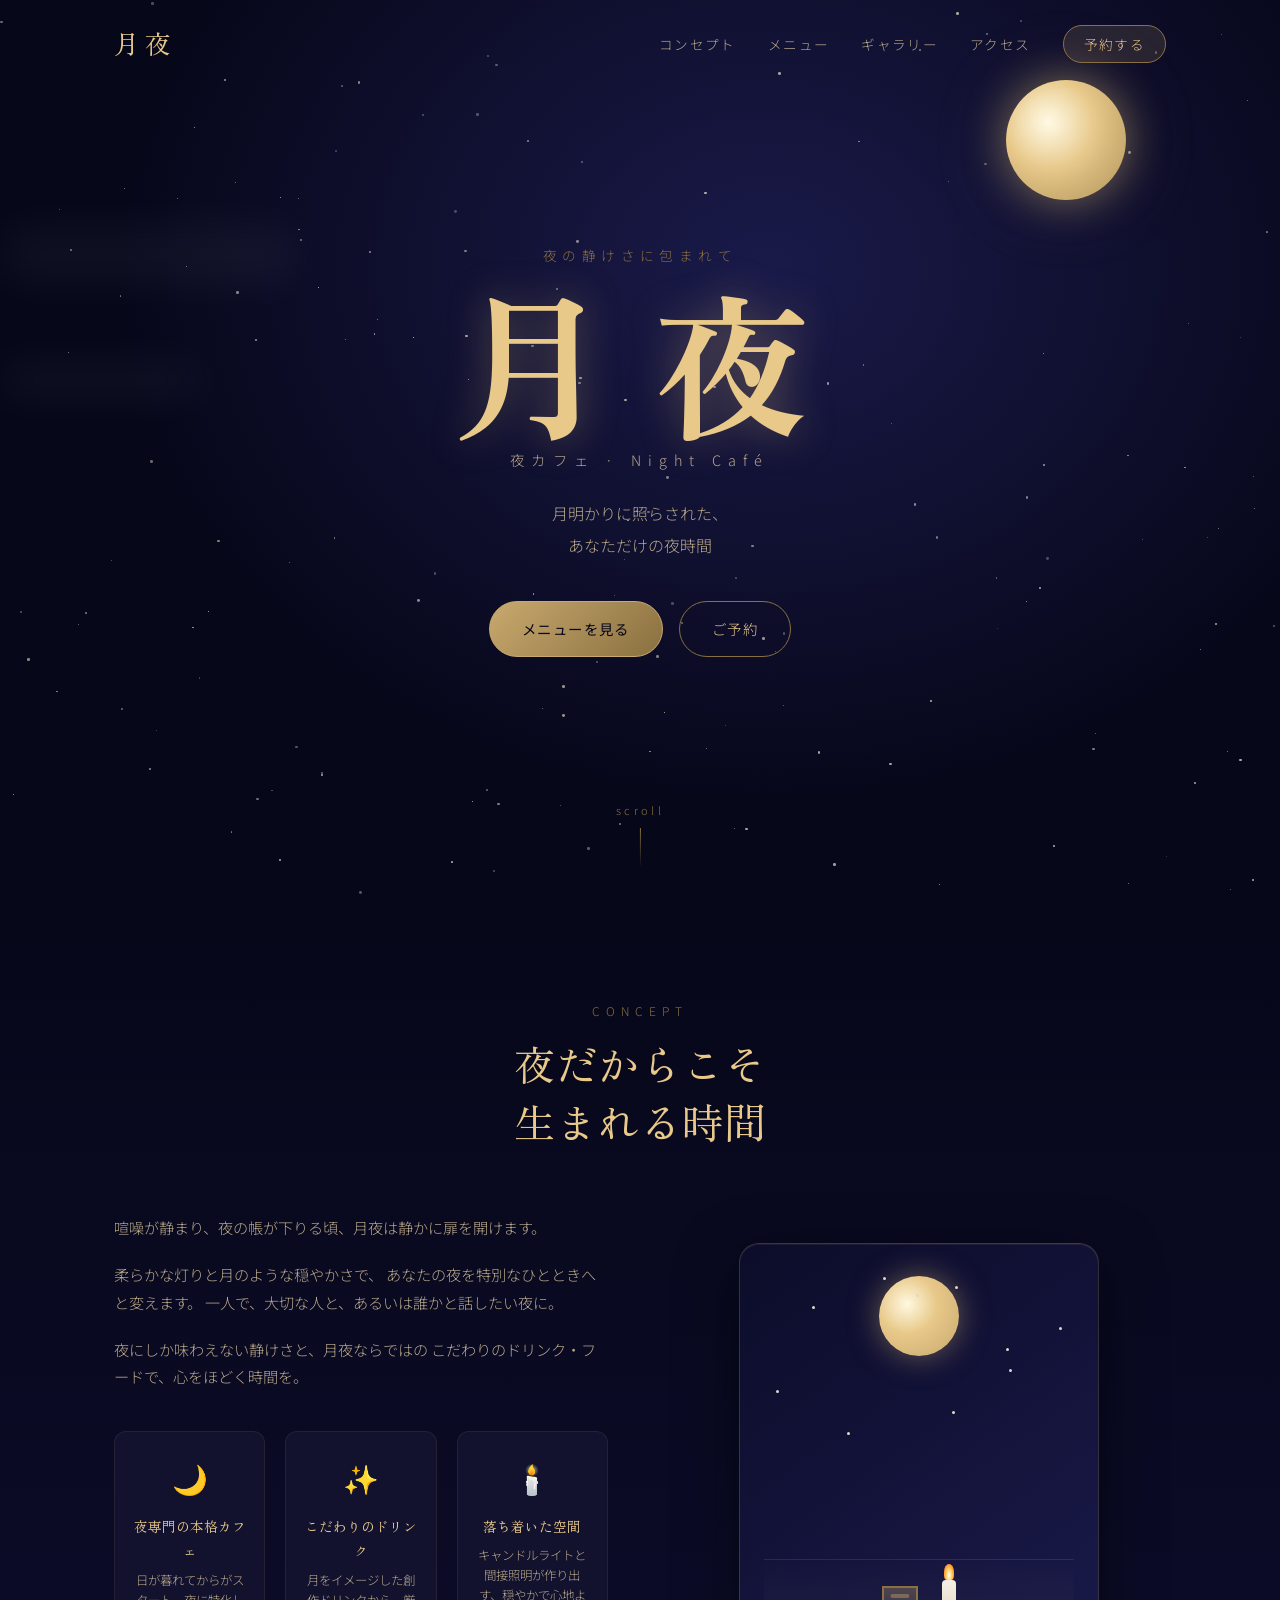
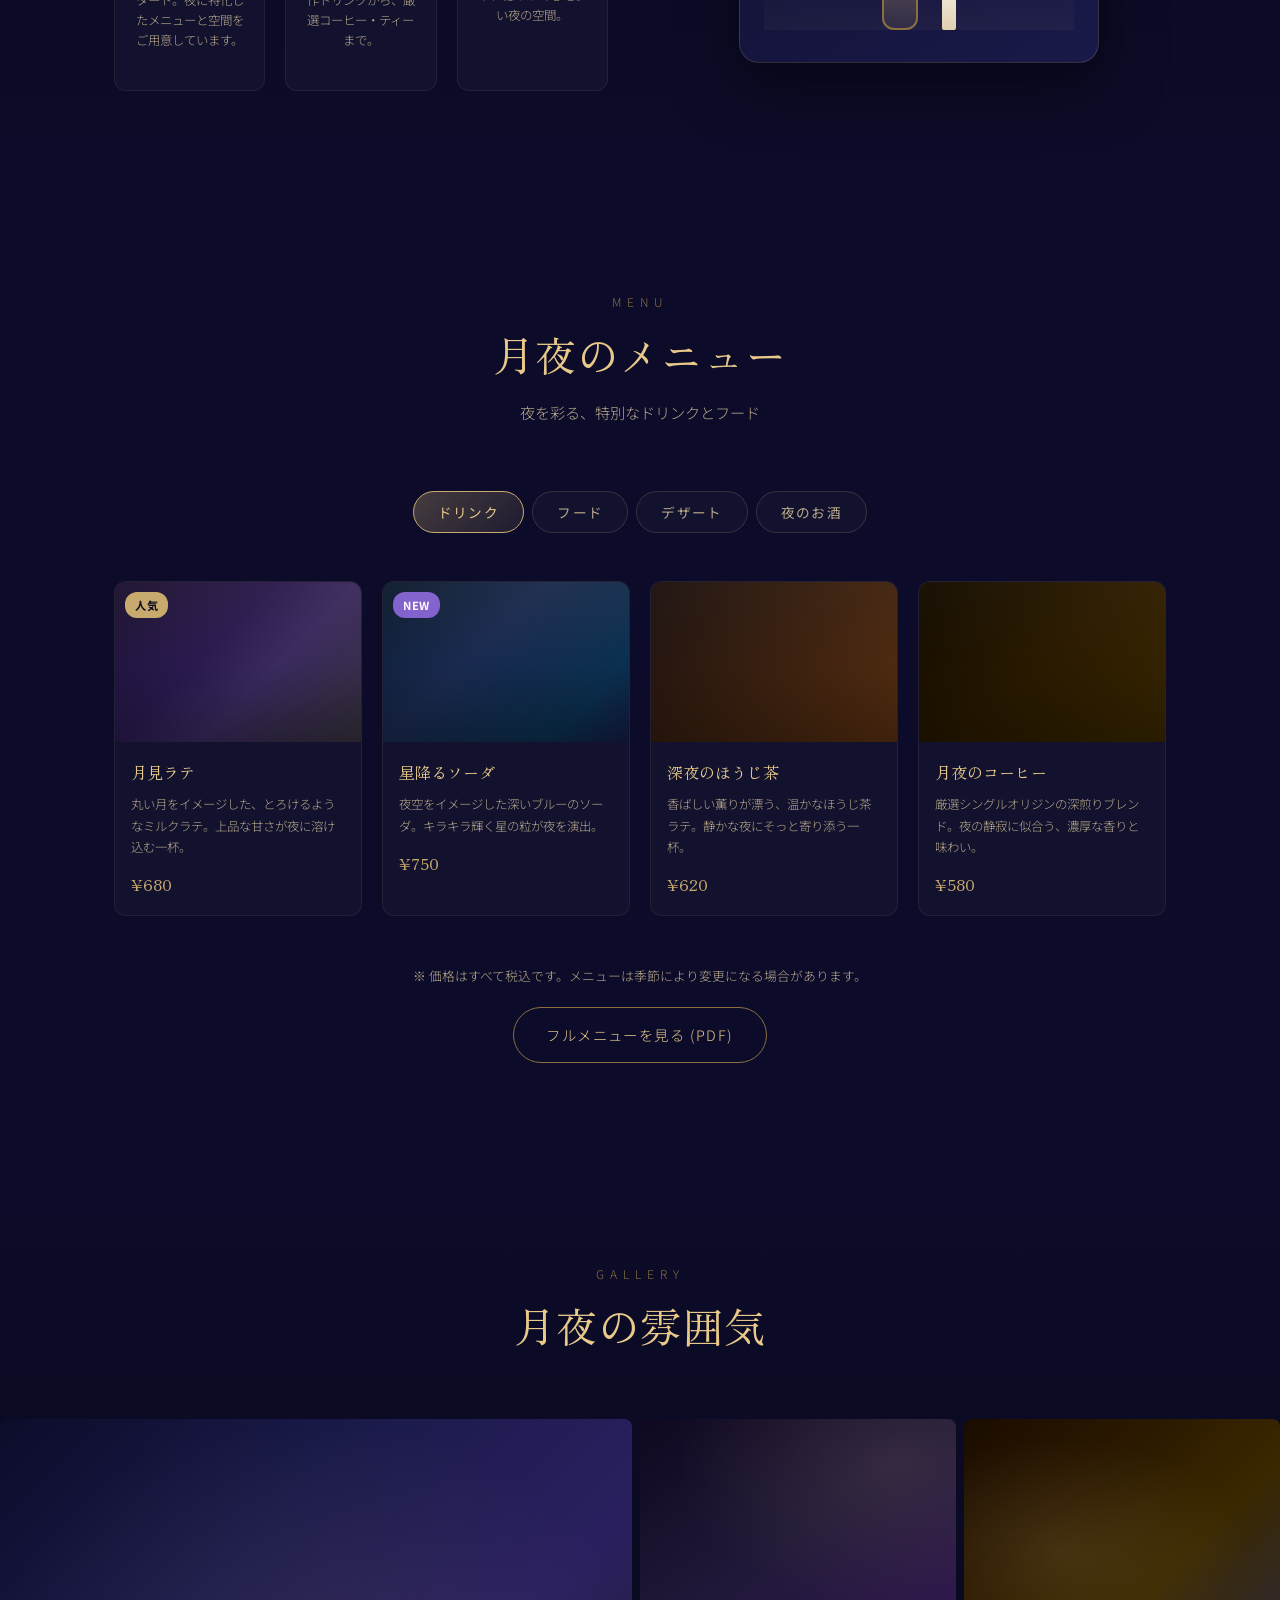
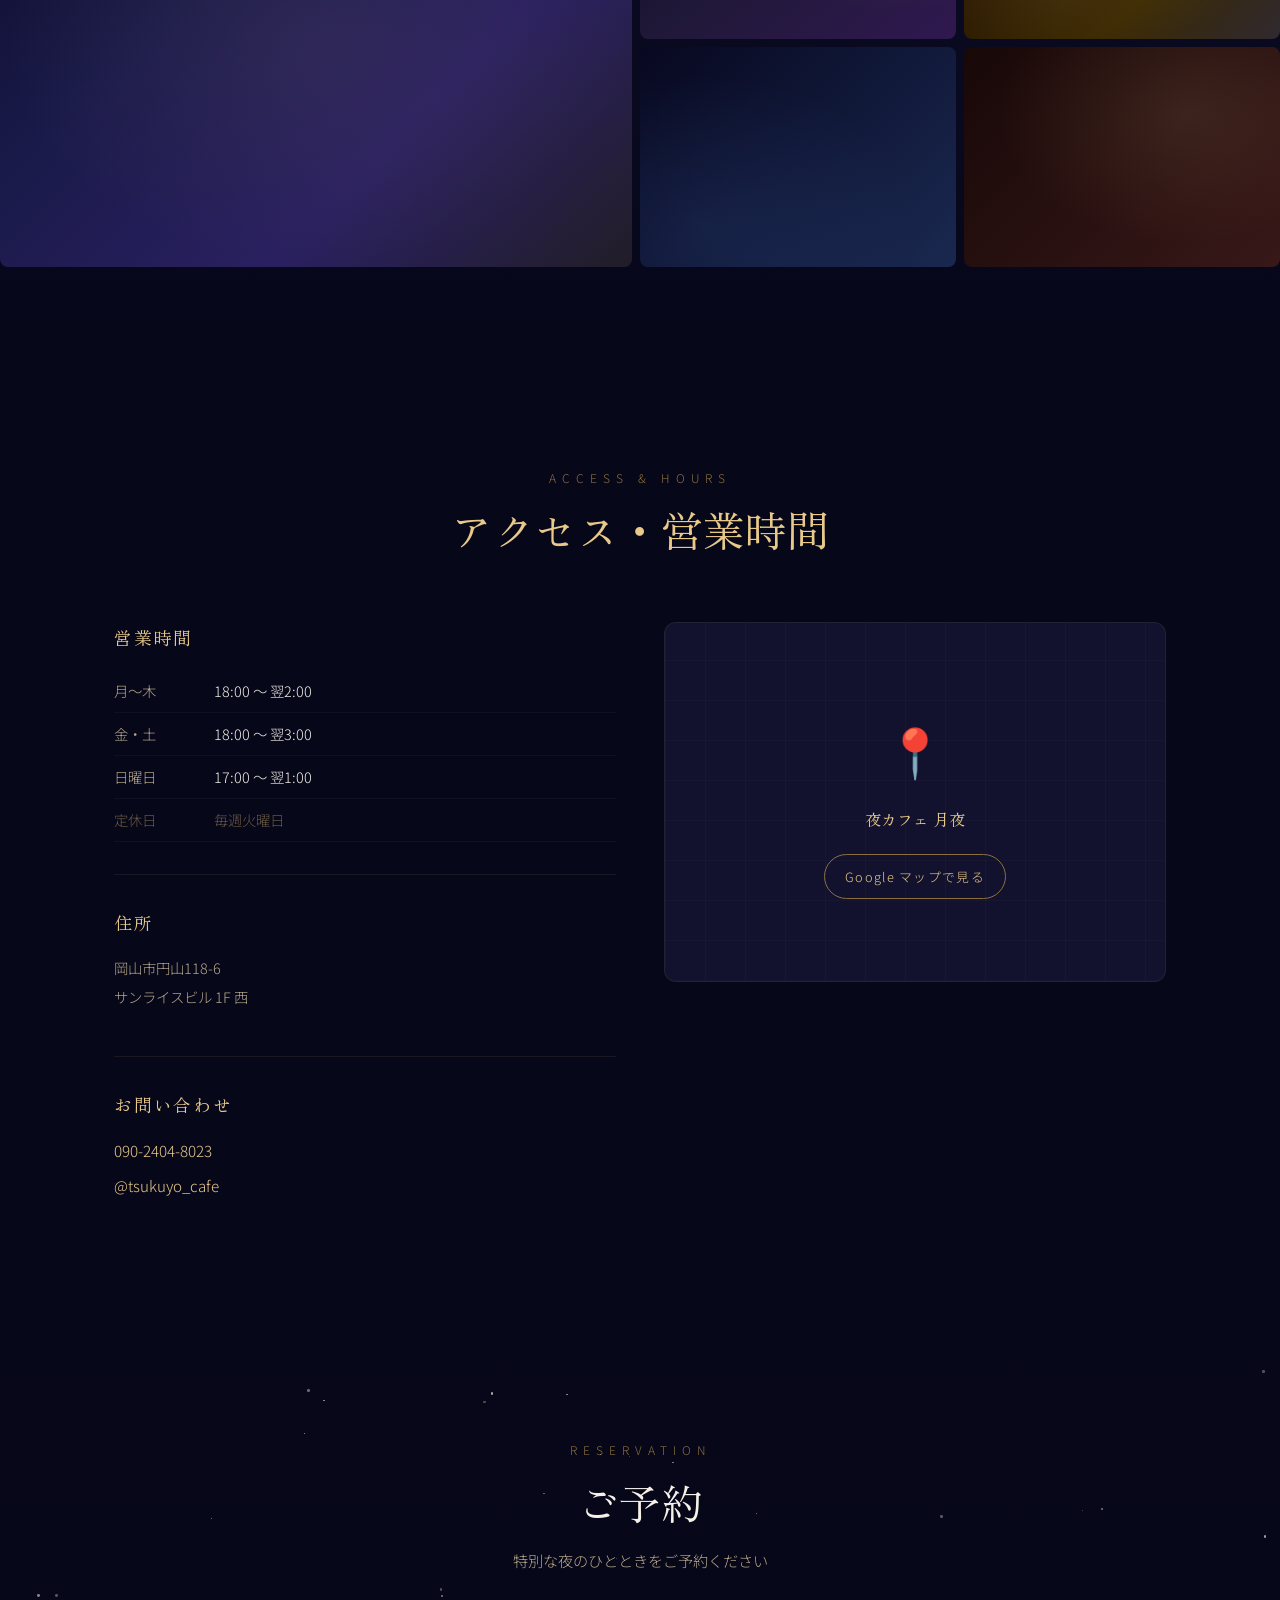
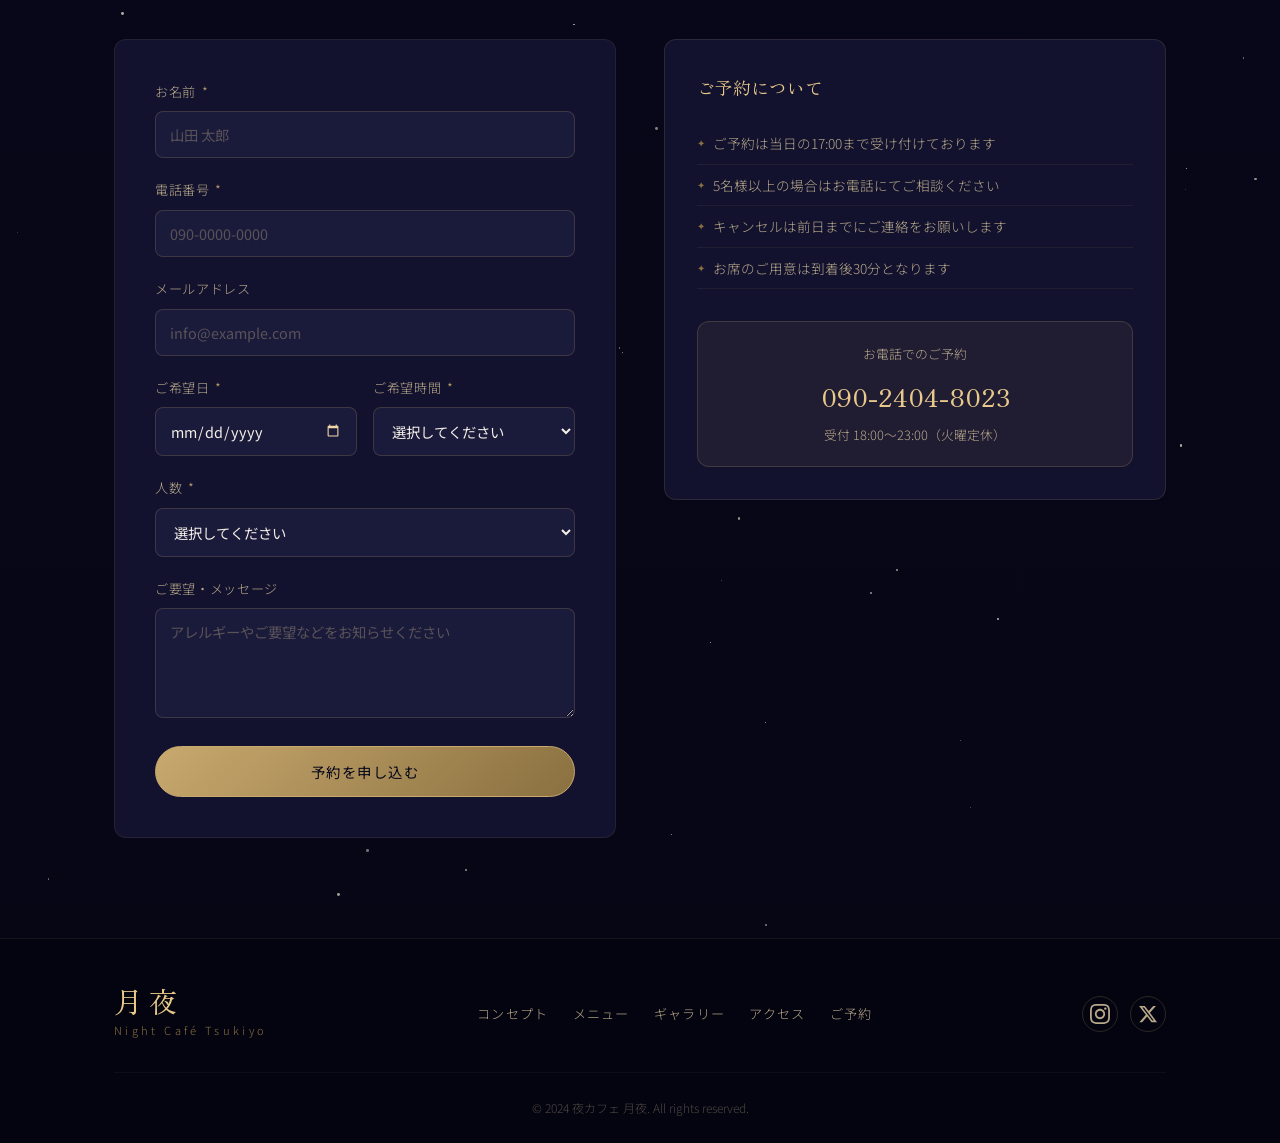
<file: index.html>
<!DOCTYPE html>
<html lang="ja">
<head>
  <meta charset="UTF-8">
  <meta name="viewport" content="width=device-width, initial-scale=1.0">
  <title>夜カフェ 月夜 | 静かな夜に、あなただけの時間を</title>
  <link rel="preconnect" href="https://fonts.googleapis.com">
  <link rel="preconnect" href="https://fonts.gstatic.com" crossorigin>
  <link href="https://fonts.googleapis.com/css2?family=Noto+Serif+JP:wght@300;400;600&family=Noto+Sans+JP:wght@300;400&family=Zen+Old+Mincho:wght@400;700&display=swap" rel="stylesheet">
  <link rel="stylesheet" href="style.css">
</head>
<body>

  <!-- ナビゲーション -->
  <nav class="nav" id="nav">
    <div class="nav-inner">
      <a href="#top" class="nav-logo">月夜</a>
      <ul class="nav-links">
        <li><a href="#concept">コンセプト</a></li>
        <li><a href="menu.html">メニュー</a></li>
        <li><a href="gallery.html">ギャラリー</a></li>
        <li><a href="access.html">アクセス</a></li>
        <li><a href="reserve.html" class="nav-cta">予約する</a></li>
      </ul>
      <button class="nav-hamburger" id="hamburger" aria-label="メニューを開く">
        <span></span><span></span><span></span>
      </button>
    </div>
  </nav>

  <!-- モバイルメニュー -->
  <div class="mobile-menu" id="mobileMenu">
    <ul>
      <li><a href="#concept" class="mobile-link">コンセプト</a></li>
      <li><a href="menu.html" class="mobile-link">メニュー</a></li>
      <li><a href="gallery.html" class="mobile-link">ギャラリー</a></li>
      <li><a href="access.html" class="mobile-link">アクセス</a></li>
      <li><a href="reserve.html" class="mobile-link">予約する</a></li>
    </ul>
  </div>

  <!-- ヒーローセクション -->
  <section class="hero" id="top">
    <div class="stars" id="stars"></div>
    <div class="moon"></div>
    <div class="clouds">
      <div class="cloud cloud-1"></div>
      <div class="cloud cloud-2"></div>
    </div>
    <div class="hero-content">
      <p class="hero-sub fade-in">夜の静けさに包まれて</p>
      <h1 class="hero-title fade-in delay-1">
        <span class="kanji">月</span>
        <span class="kanji">夜</span>
      </h1>
      <p class="hero-tagline fade-in delay-2">夜カフェ · Night Café</p>
      <p class="hero-desc fade-in delay-3">月明かりに照らされた、<br>あなただけの夜時間</p>
      <div class="hero-actions fade-in delay-4">
        <a href="#menu" class="btn btn-primary">メニューを見る</a>
        <a href="#reserve" class="btn btn-outline">ご予約</a>
      </div>
    </div>
    <div class="hero-scroll">
      <span>scroll</span>
      <div class="scroll-line"></div>
    </div>
  </section>

  <!-- コンセプトセクション -->
  <section class="concept section" id="concept">
    <div class="container">
      <div class="section-header">
        <p class="section-label">Concept</p>
        <h2 class="section-title">夜だからこそ<br>生まれる時間</h2>
      </div>
      <div class="concept-grid">
        <div class="concept-text reveal">
          <p>
            喧噪が静まり、夜の帳が下りる頃、月夜は静かに扉を開けます。
          </p>
          <p>
            柔らかな灯りと月のような穏やかさで、
            あなたの夜を特別なひとときへと変えます。
            一人で、大切な人と、あるいは誰かと話したい夜に。
          </p>
          <p>
            夜にしか味わえない静けさと、月夜ならではの
            こだわりのドリンク・フードで、心をほどく時間を。
          </p>
          <div class="concept-features">
            <div class="feature">
              <div class="feature-icon">🌙</div>
              <h3>夜専門の本格カフェ</h3>
              <p>日が暮れてからがスタート。夜に特化したメニューと空間をご用意しています。</p>
            </div>
            <div class="feature">
              <div class="feature-icon">✨</div>
              <h3>こだわりのドリンク</h3>
              <p>月をイメージした創作ドリンクから、厳選コーヒー・ティーまで。</p>
            </div>
            <div class="feature">
              <div class="feature-icon">🕯️</div>
              <h3>落ち着いた空間</h3>
              <p>キャンドルライトと間接照明が作り出す、穏やかで心地よい夜の空間。</p>
            </div>
          </div>
        </div>
        <div class="concept-visual reveal delay-2">
          <div class="visual-card">
            <div class="visual-moon-scene">
              <div class="scene-moon"></div>
              <div class="scene-stars">
                <span></span><span></span><span></span><span></span><span></span>
                <span></span><span></span><span></span><span></span><span></span>
              </div>
              <div class="scene-table">
                <div class="scene-cup"></div>
                <div class="scene-candle"><div class="flame"></div></div>
              </div>
            </div>
          </div>
        </div>
      </div>
    </div>
  </section>

  <!-- メニューセクション -->
  <section class="menu-section section" id="menu">
    <div class="container">
      <div class="section-header">
        <p class="section-label">Menu</p>
        <h2 class="section-title">月夜のメニュー</h2>
        <p class="section-desc">夜を彩る、特別なドリンクとフード</p>
      </div>

      <!-- メニュータブ -->
      <div class="menu-tabs">
        <button class="tab-btn active" data-tab="drinks">ドリンク</button>
        <button class="tab-btn" data-tab="food">フード</button>
        <button class="tab-btn" data-tab="dessert">デザート</button>
        <button class="tab-btn" data-tab="alcohol">夜のお酒</button>
      </div>

      <!-- ドリンクメニュー -->
      <div class="tab-content active" id="tab-drinks">
        <div class="menu-grid">
          <div class="menu-card reveal">
            <div class="menu-card-img drinks-bg-1">
              <div class="menu-badge">人気</div>
            </div>
            <div class="menu-card-body">
              <h3>月見ラテ</h3>
              <p>丸い月をイメージした、とろけるようなミルクラテ。上品な甘さが夜に溶け込む一杯。</p>
              <div class="menu-price">¥680</div>
            </div>
          </div>
          <div class="menu-card reveal delay-1">
            <div class="menu-card-img drinks-bg-2">
              <div class="menu-badge new">NEW</div>
            </div>
            <div class="menu-card-body">
              <h3>星降るソーダ</h3>
              <p>夜空をイメージした深いブルーのソーダ。キラキラ輝く星の粒が夜を演出。</p>
              <div class="menu-price">¥750</div>
            </div>
          </div>
          <div class="menu-card reveal delay-2">
            <div class="menu-card-img drinks-bg-3"></div>
            <div class="menu-card-body">
              <h3>深夜のほうじ茶</h3>
              <p>香ばしい薫りが漂う、温かなほうじ茶ラテ。静かな夜にそっと寄り添う一杯。</p>
              <div class="menu-price">¥620</div>
            </div>
          </div>
          <div class="menu-card reveal delay-3">
            <div class="menu-card-img drinks-bg-4"></div>
            <div class="menu-card-body">
              <h3>月夜のコーヒー</h3>
              <p>厳選シングルオリジンの深煎りブレンド。夜の静寂に似合う、濃厚な香りと味わい。</p>
              <div class="menu-price">¥580</div>
            </div>
          </div>
        </div>
      </div>

      <!-- フードメニュー -->
      <div class="tab-content" id="tab-food">
        <div class="menu-grid">
          <div class="menu-card reveal">
            <div class="menu-card-img food-bg-1">
              <div class="menu-badge">おすすめ</div>
            </div>
            <div class="menu-card-body">
              <h3>月夜のトースト</h3>
              <p>バゲットに自家製クリームをたっぷり。夜のちょっとしたお腹に嬉しい一品。</p>
              <div class="menu-price">¥480</div>
            </div>
          </div>
          <div class="menu-card reveal delay-1">
            <div class="menu-card-img food-bg-2"></div>
            <div class="menu-card-body">
              <h3>夜のサンドイッチ</h3>
              <p>具材たっぷりのクラブサンドイッチ。深夜のお腹を満たすボリューム感。</p>
              <div class="menu-price">¥850</div>
            </div>
          </div>
          <div class="menu-card reveal delay-2">
            <div class="menu-card-img food-bg-3"></div>
            <div class="menu-card-body">
              <h3>スープセット</h3>
              <p>季節の野菜を使ったスープとパンのセット。体の内側から温まる夜のごちそう。</p>
              <div class="menu-price">¥680</div>
            </div>
          </div>
          <div class="menu-card reveal delay-3">
            <div class="menu-card-img food-bg-4"></div>
            <div class="menu-card-body">
              <h3>チーズプレート</h3>
              <p>厳選チーズのアソート。お酒との相性も抜群な、大人の夜のおつまみ。</p>
              <div class="menu-price">¥980</div>
            </div>
          </div>
        </div>
      </div>

      <!-- デザートメニュー -->
      <div class="tab-content" id="tab-dessert">
        <div class="menu-grid">
          <div class="menu-card reveal">
            <div class="menu-card-img dessert-bg-1">
              <div class="menu-badge">人気</div>
            </div>
            <div class="menu-card-body">
              <h3>満月プリン</h3>
              <p>丸くて黄金色の特製プリン。夜カフェ月夜の定番スイーツ。とろけるやさしい甘さ。</p>
              <div class="menu-price">¥580</div>
            </div>
          </div>
          <div class="menu-card reveal delay-1">
            <div class="menu-card-img dessert-bg-2"></div>
            <div class="menu-card-body">
              <h3>黒ごまロールケーキ</h3>
              <p>夜空のような漆黒のロールケーキ。黒ごまの香ばしさとクリームの相性が絶妙。</p>
              <div class="menu-price">¥620</div>
            </div>
          </div>
          <div class="menu-card reveal delay-2">
            <div class="menu-card-img dessert-bg-3"></div>
            <div class="menu-card-body">
              <h3>星のチョコレートムース</h3>
              <p>星型に飾り付けられた濃厚チョコムース。大人の夜にふさわしいリッチな甘さ。</p>
              <div class="menu-price">¥680</div>
            </div>
          </div>
          <div class="menu-card reveal delay-3">
            <div class="menu-card-img dessert-bg-4"></div>
            <div class="menu-card-body">
              <h3>和クリームあんみつ</h3>
              <p>上質な和の素材で作るモダンあんみつ。夜に食べるほど心に沁みる日本の甘味。</p>
              <div class="menu-price">¥720</div>
            </div>
          </div>
        </div>
      </div>

      <!-- お酒メニュー -->
      <div class="tab-content" id="tab-alcohol">
        <div class="menu-grid">
          <div class="menu-card reveal">
            <div class="menu-card-img alc-bg-1">
              <div class="menu-badge">おすすめ</div>
            </div>
            <div class="menu-card-body">
              <h3>月夜カクテル</h3>
              <p>月光をイメージした、淡いブルーの自家製カクテル。甘くほのかに香る夜の一杯。</p>
              <div class="menu-price">¥880</div>
            </div>
          </div>
          <div class="menu-card reveal delay-1">
            <div class="menu-card-img alc-bg-2"></div>
            <div class="menu-card-body">
              <h3>クラフトビール</h3>
              <p>季節ごとに変わる国内クラフトビール。夜の開放感をさらに高めるひと杯。</p>
              <div class="menu-price">¥780</div>
            </div>
          </div>
          <div class="menu-card reveal delay-2">
            <div class="menu-card-img alc-bg-3"></div>
            <div class="menu-card-body">
              <h3>梅酒ソーダ</h3>
              <p>国産梅を使った自家製梅酒をソーダで割った爽やか系。和の夜にぴったり。</p>
              <div class="menu-price">¥680</div>
            </div>
          </div>
          <div class="menu-card reveal delay-3">
            <div class="menu-card-img alc-bg-4"></div>
            <div class="menu-card-body">
              <h3>ホットワイン</h3>
              <p>スパイスを効かせた温かい赤ワイン。肌寒い夜にじんわりと体を温める。</p>
              <div class="menu-price">¥780</div>
            </div>
          </div>
        </div>
      </div>

      <div class="menu-note">
        <p>※ 価格はすべて税込です。メニューは季節により変更になる場合があります。</p>
        <a href="#" class="btn btn-outline">フルメニューを見る (PDF)</a>
      </div>
    </div>
  </section>

  <!-- ギャラリーセクション -->
  <section class="gallery-section section" id="gallery">
    <div class="container">
      <div class="section-header">
        <p class="section-label">Gallery</p>
        <h2 class="section-title">月夜の雰囲気</h2>
      </div>
    </div>
    <div class="gallery-grid">
      <div class="gallery-item large reveal">
        <div class="gallery-card g1">
          <div class="gallery-overlay">
            <p>店内の雰囲気</p>
          </div>
        </div>
      </div>
      <div class="gallery-item reveal delay-1">
        <div class="gallery-card g2">
          <div class="gallery-overlay">
            <p>カウンター席</p>
          </div>
        </div>
      </div>
      <div class="gallery-item reveal delay-2">
        <div class="gallery-card g3">
          <div class="gallery-overlay">
            <p>月見ラテ</p>
          </div>
        </div>
      </div>
      <div class="gallery-item reveal delay-1">
        <div class="gallery-card g4">
          <div class="gallery-overlay">
            <p>テラス席</p>
          </div>
        </div>
      </div>
      <div class="gallery-item reveal delay-2">
        <div class="gallery-card g5">
          <div class="gallery-overlay">
            <p>満月プリン</p>
          </div>
        </div>
      </div>
    </div>
  </section>

  <!-- アクセスセクション -->
  <section class="access-section section" id="access">
    <div class="container">
      <div class="section-header">
        <p class="section-label">Access & Hours</p>
        <h2 class="section-title">アクセス・営業時間</h2>
      </div>
      <div class="access-grid">
        <div class="access-info reveal">
          <div class="info-block">
            <h3>営業時間</h3>
            <table class="hours-table">
              <tr>
                <td>月〜木</td>
                <td>18:00 〜 翌2:00</td>
              </tr>
              <tr>
                <td>金・土</td>
                <td>18:00 〜 翌3:00</td>
              </tr>
              <tr>
                <td>日曜日</td>
                <td>17:00 〜 翌1:00</td>
              </tr>
              <tr class="closed">
                <td>定休日</td>
                <td>毎週火曜日</td>
              </tr>
            </table>
          </div>
          <div class="info-block">
            <h3>住所</h3>
            <p class="address">
              岡山市円山118-6<br>
              サンライスビル 1F 西
            </p>
          </div>
          <div class="info-block">
            <h3>お問い合わせ</h3>
            <p><a href="tel:090-2404-8023" class="contact-link">090-2404-8023</a></p>
            <p><a href="https://www.instagram.com/tsukuyo_cafe/" target="_blank" class="contact-link">@tsukuyo_cafe</a></p>
          </div>
        </div>
        <div class="access-map reveal delay-2">
          <div class="map-placeholder">
            <div class="map-inner">
              <div class="map-pin">📍</div>
              <p>夜カフェ 月夜</p>
              <a href="https://www.google.com/maps/search/岡山市円山118-6+サンライスビル" target="_blank" class="btn btn-outline map-btn">Google マップで見る</a>
            </div>
          </div>
        </div>
      </div>
    </div>
  </section>

  <!-- 予約セクション -->
  <section class="reserve-section section" id="reserve">
    <div class="stars-bg" id="starsReserve"></div>
    <div class="container">
      <div class="section-header">
        <p class="section-label">Reservation</p>
        <h2 class="section-title" style="color:#f5f0e8;">ご予約</h2>
        <p class="section-desc" style="color:#b8a88a;">特別な夜のひとときをご予約ください</p>
      </div>
      <div class="reserve-grid">
        <div class="reserve-form-wrap reveal">
          <form class="reserve-form" id="reserveForm">
            <div class="form-group">
              <label for="name">お名前 <span class="required">*</span></label>
              <input type="text" id="name" name="name" placeholder="山田 太郎" required>
            </div>
            <div class="form-group">
              <label for="phone">電話番号 <span class="required">*</span></label>
              <input type="tel" id="phone" name="phone" placeholder="090-0000-0000" required>
            </div>
            <div class="form-group">
              <label for="email">メールアドレス</label>
              <input type="email" id="email" name="email" placeholder="info@example.com">
            </div>
            <div class="form-row">
              <div class="form-group">
                <label for="date">ご希望日 <span class="required">*</span></label>
                <input type="date" id="date" name="date" required>
              </div>
              <div class="form-group">
                <label for="time">ご希望時間 <span class="required">*</span></label>
                <select id="time" name="time" required>
                  <option value="">選択してください</option>
                  <option>18:00</option>
                  <option>18:30</option>
                  <option>19:00</option>
                  <option>19:30</option>
                  <option>20:00</option>
                  <option>20:30</option>
                  <option>21:00</option>
                  <option>21:30</option>
                  <option>22:00</option>
                  <option>22:30</option>
                  <option>23:00</option>
                </select>
              </div>
            </div>
            <div class="form-group">
              <label for="guests">人数 <span class="required">*</span></label>
              <select id="guests" name="guests" required>
                <option value="">選択してください</option>
                <option>1名</option>
                <option>2名</option>
                <option>3名</option>
                <option>4名</option>
                <option>5名以上</option>
              </select>
            </div>
            <div class="form-group">
              <label for="message">ご要望・メッセージ</label>
              <textarea id="message" name="message" rows="4" placeholder="アレルギーやご要望などをお知らせください"></textarea>
            </div>
            <button type="submit" class="btn btn-primary btn-full">予約を申し込む</button>
          </form>
        </div>
        <div class="reserve-info reveal delay-2">
          <div class="reserve-card">
            <h3>ご予約について</h3>
            <ul>
              <li>ご予約は当日の17:00まで受け付けております</li>
              <li>5名様以上の場合はお電話にてご相談ください</li>
              <li>キャンセルは前日までにご連絡をお願いします</li>
              <li>お席のご用意は到着後30分となります</li>
            </ul>
            <div class="reserve-tel">
              <p>お電話でのご予約</p>
              <a href="tel:090-2404-8023" class="tel-number">090-2404-8023</a>
              <p class="tel-hours">受付 18:00〜23:00（火曜定休）</p>
            </div>
          </div>
        </div>
      </div>
    </div>
  </section>

  <!-- フッター -->
  <footer class="footer">
    <div class="container">
      <div class="footer-inner">
        <div class="footer-logo">
          <span class="footer-logo-text">月夜</span>
          <span class="footer-logo-sub">Night Café Tsukiyo</span>
        </div>
        <nav class="footer-nav">
          <a href="#concept">コンセプト</a>
          <a href="menu.html">メニュー</a>
          <a href="gallery.html">ギャラリー</a>
          <a href="access.html">アクセス</a>
          <a href="reserve.html">ご予約</a>
        </nav>
        <div class="footer-sns">
          <a href="https://www.instagram.com/tsukuyo_cafe/" target="_blank" class="sns-link" aria-label="Instagram">
            <svg viewBox="0 0 24 24" width="20" height="20" fill="currentColor"><path d="M12 2.163c3.204 0 3.584.012 4.85.07 3.252.148 4.771 1.691 4.919 4.919.058 1.265.069 1.645.069 4.849 0 3.205-.012 3.584-.069 4.849-.149 3.225-1.664 4.771-4.919 4.919-1.266.058-1.644.07-4.85.07-3.204 0-3.584-.012-4.849-.07-3.26-.149-4.771-1.699-4.919-4.92-.058-1.265-.07-1.644-.07-4.849 0-3.204.013-3.583.07-4.849.149-3.227 1.664-4.771 4.919-4.919 1.266-.057 1.645-.069 4.849-.069zm0-2.163c-3.259 0-3.667.014-4.947.072-4.358.2-6.78 2.618-6.98 6.98-.059 1.281-.073 1.689-.073 4.948 0 3.259.014 3.668.072 4.948.2 4.358 2.618 6.78 6.98 6.98 1.281.058 1.689.072 4.948.072 3.259 0 3.668-.014 4.948-.072 4.354-.2 6.782-2.618 6.979-6.98.059-1.28.073-1.689.073-4.948 0-3.259-.014-3.667-.072-4.947-.196-4.354-2.617-6.78-6.979-6.98-1.281-.059-1.69-.073-4.949-.073zm0 5.838c-3.403 0-6.162 2.759-6.162 6.162s2.759 6.163 6.162 6.163 6.162-2.759 6.162-6.163c0-3.403-2.759-6.162-6.162-6.162zm0 10.162c-2.209 0-4-1.79-4-4 0-2.209 1.791-4 4-4s4 1.791 4 4c0 2.21-1.791 4-4 4zm6.406-11.845c-.796 0-1.441.645-1.441 1.44s.645 1.44 1.441 1.44c.795 0 1.439-.645 1.439-1.44s-.644-1.44-1.439-1.44z"/></svg>
          </a>
          <a href="#" class="sns-link" aria-label="Twitter/X">
            <svg viewBox="0 0 24 24" width="20" height="20" fill="currentColor"><path d="M18.244 2.25h3.308l-7.227 8.26 8.502 11.24H16.17l-5.214-6.817L4.99 21.75H1.68l7.73-8.835L1.254 2.25H8.08l4.713 6.231zm-1.161 17.52h1.833L7.084 4.126H5.117z"/></svg>
          </a>
        </div>
      </div>
      <div class="footer-bottom">
        <p>© 2024 夜カフェ 月夜. All rights reserved.</p>
      </div>
    </div>
  </footer>

  <!-- 予約完了モーダル -->
  <div class="modal" id="modal">
    <div class="modal-inner">
      <div class="modal-moon">🌙</div>
      <h3>ご予約を受け付けました</h3>
      <p>後ほど確認のご連絡をいたします。<br>月夜でお待ちしております。</p>
      <button class="btn btn-primary" id="modalClose">閉じる</button>
    </div>
  </div>
  <div class="modal-overlay" id="modalOverlay"></div>

  <script src="script.js"></script>
</body>
</html>
</file>
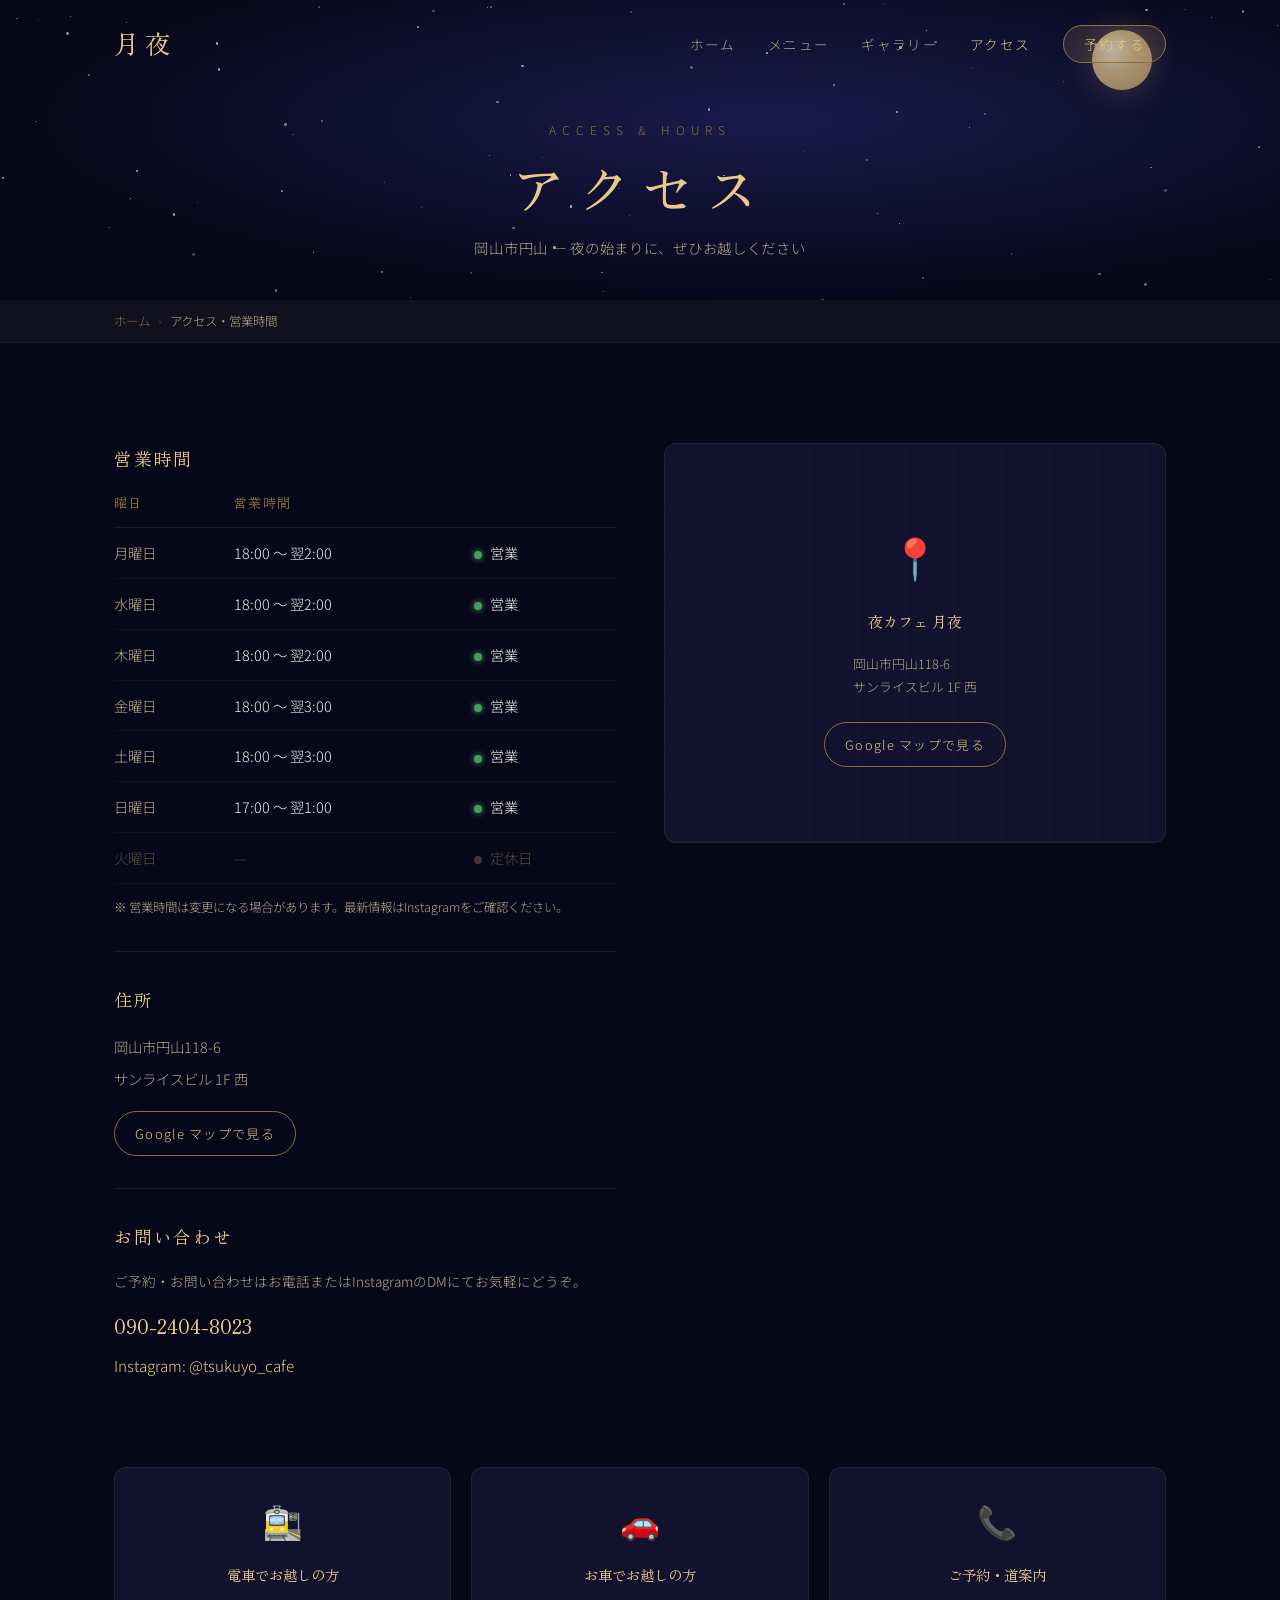
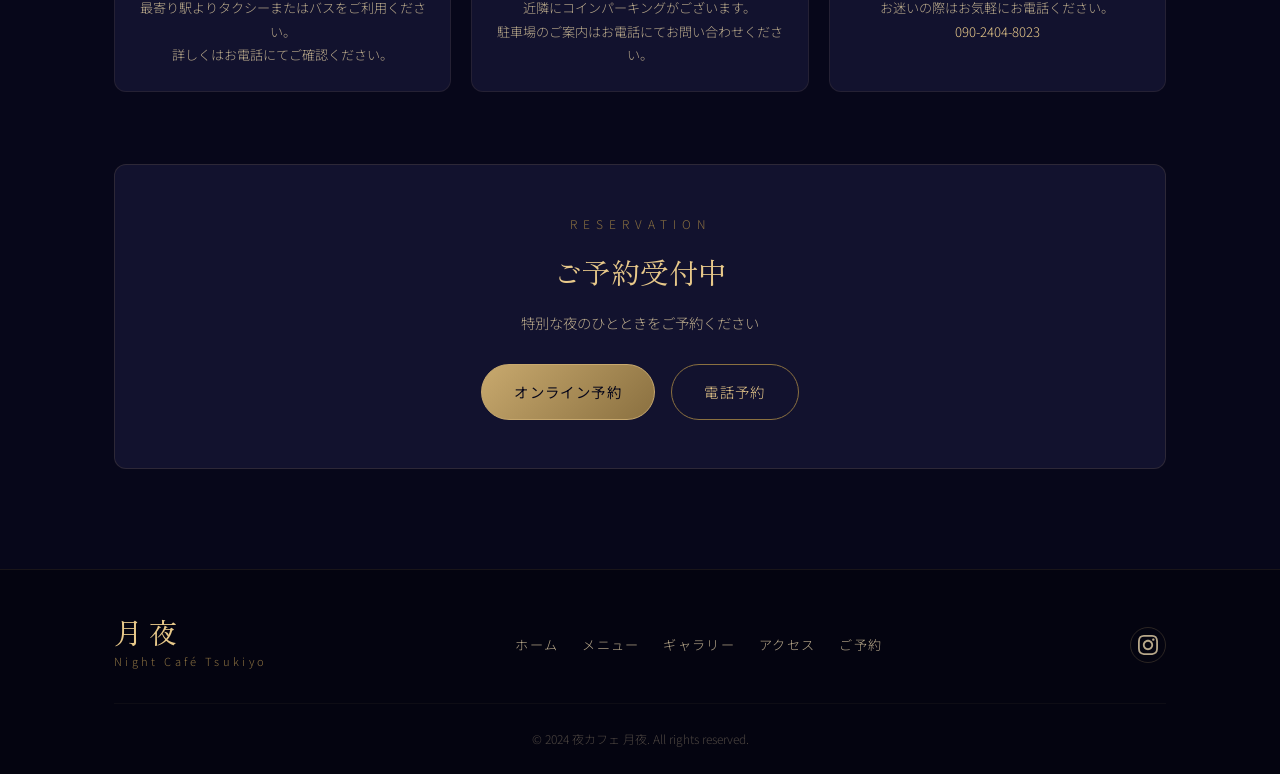
<file: access.html>
<!DOCTYPE html>
<html lang="ja">
<head>
  <meta charset="UTF-8">
  <meta name="viewport" content="width=device-width, initial-scale=1.0">
  <title>アクセス・営業時間 | 夜カフェ 月夜</title>
  <link rel="preconnect" href="https://fonts.googleapis.com">
  <link rel="preconnect" href="https://fonts.gstatic.com" crossorigin>
  <link href="https://fonts.googleapis.com/css2?family=Noto+Serif+JP:wght@300;400;600&family=Noto+Sans+JP:wght@300;400&family=Zen+Old+Mincho:wght@400;700&display=swap" rel="stylesheet">
  <link rel="stylesheet" href="style.css">
</head>
<body>

  <!-- ナビゲーション -->
  <nav class="nav scrolled" id="nav">
    <div class="nav-inner">
      <a href="index.html" class="nav-logo">月夜</a>
      <ul class="nav-links">
        <li><a href="index.html">ホーム</a></li>
        <li><a href="menu.html">メニュー</a></li>
        <li><a href="gallery.html">ギャラリー</a></li>
        <li><a href="access.html" class="nav-active">アクセス</a></li>
        <li><a href="reserve.html" class="nav-cta">予約する</a></li>
      </ul>
      <button class="nav-hamburger" id="hamburger" aria-label="メニューを開く">
        <span></span><span></span><span></span>
      </button>
    </div>
  </nav>

  <!-- モバイルメニュー -->
  <div class="mobile-menu" id="mobileMenu">
    <ul>
      <li><a href="index.html" class="mobile-link">ホーム</a></li>
      <li><a href="menu.html" class="mobile-link">メニュー</a></li>
      <li><a href="gallery.html" class="mobile-link">ギャラリー</a></li>
      <li><a href="access.html" class="mobile-link">アクセス</a></li>
      <li><a href="reserve.html" class="mobile-link">予約する</a></li>
    </ul>
  </div>

  <!-- ページヒーロー -->
  <section class="page-hero">
    <div class="page-hero-stars" id="pageStars"></div>
    <div class="page-hero-moon"></div>
    <div class="page-hero-content">
      <p class="page-hero-label">Access & Hours</p>
      <h1 class="page-hero-title">アクセス</h1>
      <p class="page-hero-desc">岡山市円山 — 夜の始まりに、ぜひお越しください</p>
    </div>
  </section>

  <!-- パンくず -->
  <div class="breadcrumb">
    <div class="breadcrumb-inner">
      <a href="index.html">ホーム</a>
      <span class="breadcrumb-sep">›</span>
      <span>アクセス・営業時間</span>
    </div>
  </div>

  <!-- メインコンテンツ -->
  <main class="access-page section">
    <div class="container">

      <div class="access-grid">

        <!-- 左：情報 -->
        <div class="access-info reveal">

          <!-- 営業時間 -->
          <div class="info-block">
            <h3>営業時間</h3>
            <table class="hours-full-table">
              <thead>
                <tr>
                  <th>曜日</th>
                  <th>営業時間</th>
                  <th></th>
                </tr>
              </thead>
              <tbody>
                <tr>
                  <td>月曜日</td>
                  <td>18:00 〜 翌2:00</td>
                  <td><span class="dot-open"></span>営業</td>
                </tr>
                <tr>
                  <td>水曜日</td>
                  <td>18:00 〜 翌2:00</td>
                  <td><span class="dot-open"></span>営業</td>
                </tr>
                <tr>
                  <td>木曜日</td>
                  <td>18:00 〜 翌2:00</td>
                  <td><span class="dot-open"></span>営業</td>
                </tr>
                <tr>
                  <td>金曜日</td>
                  <td>18:00 〜 翌3:00</td>
                  <td><span class="dot-open"></span>営業</td>
                </tr>
                <tr>
                  <td>土曜日</td>
                  <td>18:00 〜 翌3:00</td>
                  <td><span class="dot-open"></span>営業</td>
                </tr>
                <tr>
                  <td>日曜日</td>
                  <td>17:00 〜 翌1:00</td>
                  <td><span class="dot-open"></span>営業</td>
                </tr>
                <tr class="closed-row">
                  <td>火曜日</td>
                  <td>—</td>
                  <td><span class="dot-closed"></span>定休日</td>
                </tr>
              </tbody>
            </table>
            <p style="font-size:0.78rem; color:var(--cream-dim); margin-top:12px;">
              ※ 営業時間は変更になる場合があります。最新情報はInstagramをご確認ください。
            </p>
          </div>

          <!-- 住所 -->
          <div class="info-block">
            <h3>住所</h3>
            <p class="address" style="line-height:2.2; margin-bottom:16px;">
              岡山市円山118-6<br>
              サンライスビル 1F 西
            </p>
            <a href="https://www.google.com/maps/search/岡山市円山118-6+サンライスビル" target="_blank" class="btn btn-outline" style="font-size:0.82rem; padding:10px 20px;">
              Google マップで見る
            </a>
          </div>

          <!-- お問い合わせ -->
          <div class="info-block">
            <h3>お問い合わせ</h3>
            <p style="color:var(--cream-dim); font-size:0.85rem; margin-bottom:16px;">
              ご予約・お問い合わせはお電話またはInstagramのDMにてお気軽にどうぞ。
            </p>
            <a href="tel:090-2404-8023" class="contact-link" style="font-size:1.2rem; font-family:'Zen Old Mincho',serif; margin-bottom:8px; display:block;">
              090-2404-8023
            </a>
            <a href="https://www.instagram.com/tsukuyo_cafe/" target="_blank" class="contact-link">
              Instagram: @tsukuyo_cafe
            </a>
          </div>

        </div>

        <!-- 右：マップ -->
        <div class="access-map reveal delay-2">
          <div class="map-fallback">
            <div class="map-fallback-pin">📍</div>
            <p>夜カフェ 月夜</p>
            <small>岡山市円山118-6<br>サンライスビル 1F 西</small>
            <a href="https://www.google.com/maps/search/岡山市円山118-6+サンライスビル" target="_blank" class="btn btn-outline map-btn" style="margin-top:8px;">
              Google マップで見る
            </a>
          </div>
        </div>

      </div>

      <!-- アクセス方法カード -->
      <div class="access-cards reveal">
        <div class="access-card">
          <div class="access-card-icon">🚉</div>
          <h4>電車でお越しの方</h4>
          <p>最寄り駅よりタクシーまたはバスをご利用ください。<br>詳しくはお電話にてご確認ください。</p>
        </div>
        <div class="access-card">
          <div class="access-card-icon">🚗</div>
          <h4>お車でお越しの方</h4>
          <p>近隣にコインパーキングがございます。<br>駐車場のご案内はお電話にてお問い合わせください。</p>
        </div>
        <div class="access-card">
          <div class="access-card-icon">📞</div>
          <h4>ご予約・道案内</h4>
          <p>お迷いの際はお気軽にお電話ください。<br>
            <a href="tel:090-2404-8023" style="color:var(--gold-light);">090-2404-8023</a>
          </p>
        </div>
      </div>

      <!-- 予約CTA -->
      <div style="text-align:center; margin-top:72px; padding:48px; background:var(--bg-card); border-radius:var(--radius); border:1px solid rgba(200,169,110,0.15);" class="reveal">
        <p class="section-label">Reservation</p>
        <h2 style="font-family:'Zen Old Mincho',serif; font-size:1.8rem; color:var(--gold-light); font-weight:400; margin-bottom:12px;">
          ご予約受付中
        </h2>
        <p style="color:var(--cream-dim); font-size:0.9rem; margin-bottom:28px;">
          特別な夜のひとときをご予約ください
        </p>
        <div style="display:flex; justify-content:center; gap:16px; flex-wrap:wrap;">
          <a href="reserve.html" class="btn btn-primary">オンライン予約</a>
          <a href="tel:090-2404-8023" class="btn btn-outline">電話予約</a>
        </div>
      </div>

    </div>
  </main>

  <!-- フッター -->
  <footer class="footer">
    <div class="container">
      <div class="footer-inner">
        <div class="footer-logo">
          <span class="footer-logo-text">月夜</span>
          <span class="footer-logo-sub">Night Café Tsukiyo</span>
        </div>
        <nav class="footer-nav">
          <a href="index.html">ホーム</a>
          <a href="menu.html">メニュー</a>
          <a href="gallery.html">ギャラリー</a>
          <a href="access.html">アクセス</a>
          <a href="reserve.html">ご予約</a>
        </nav>
        <div class="footer-sns">
          <a href="https://www.instagram.com/tsukuyo_cafe/" target="_blank" class="sns-link" aria-label="Instagram">
            <svg viewBox="0 0 24 24" width="20" height="20" fill="currentColor"><path d="M12 2.163c3.204 0 3.584.012 4.85.07 3.252.148 4.771 1.691 4.919 4.919.058 1.265.069 1.645.069 4.849 0 3.205-.012 3.584-.069 4.849-.149 3.225-1.664 4.771-4.919 4.919-1.266.058-1.644.07-4.85.07-3.204 0-3.584-.012-4.849-.07-3.26-.149-4.771-1.699-4.919-4.92-.058-1.265-.07-1.644-.07-4.849 0-3.204.013-3.583.07-4.849.149-3.227 1.664-4.771 4.919-4.919 1.266-.057 1.645-.069 4.849-.069zm0-2.163c-3.259 0-3.667.014-4.947.072-4.358.2-6.78 2.618-6.98 6.98-.059 1.281-.073 1.689-.073 4.948 0 3.259.014 3.668.072 4.948.2 4.358 2.618 6.78 6.98 6.98 1.281.058 1.689.072 4.948.072 3.259 0 3.668-.014 4.948-.072 4.354-.2 6.782-2.618 6.979-6.98.059-1.28.073-1.689.073-4.948 0-3.259-.014-3.667-.072-4.947-.196-4.354-2.617-6.78-6.979-6.98-1.281-.059-1.69-.073-4.949-.073zm0 5.838c-3.403 0-6.162 2.759-6.162 6.162s2.759 6.163 6.162 6.163 6.162-2.759 6.162-6.163c0-3.403-2.759-6.162-6.162-6.162zm0 10.162c-2.209 0-4-1.79-4-4 0-2.209 1.791-4 4-4s4 1.791 4 4c0 2.21-1.791 4-4 4zm6.406-11.845c-.796 0-1.441.645-1.441 1.44s.645 1.44 1.441 1.44c.795 0 1.439-.645 1.439-1.44s-.644-1.44-1.439-1.44z"/></svg>
          </a>
        </div>
      </div>
      <div class="footer-bottom">
        <p>© 2024 夜カフェ 月夜. All rights reserved.</p>
      </div>
    </div>
  </footer>

  <script src="script.js"></script>
  <script>
    createStars('pageStars', 80);
  </script>
</body>
</html>
</file>
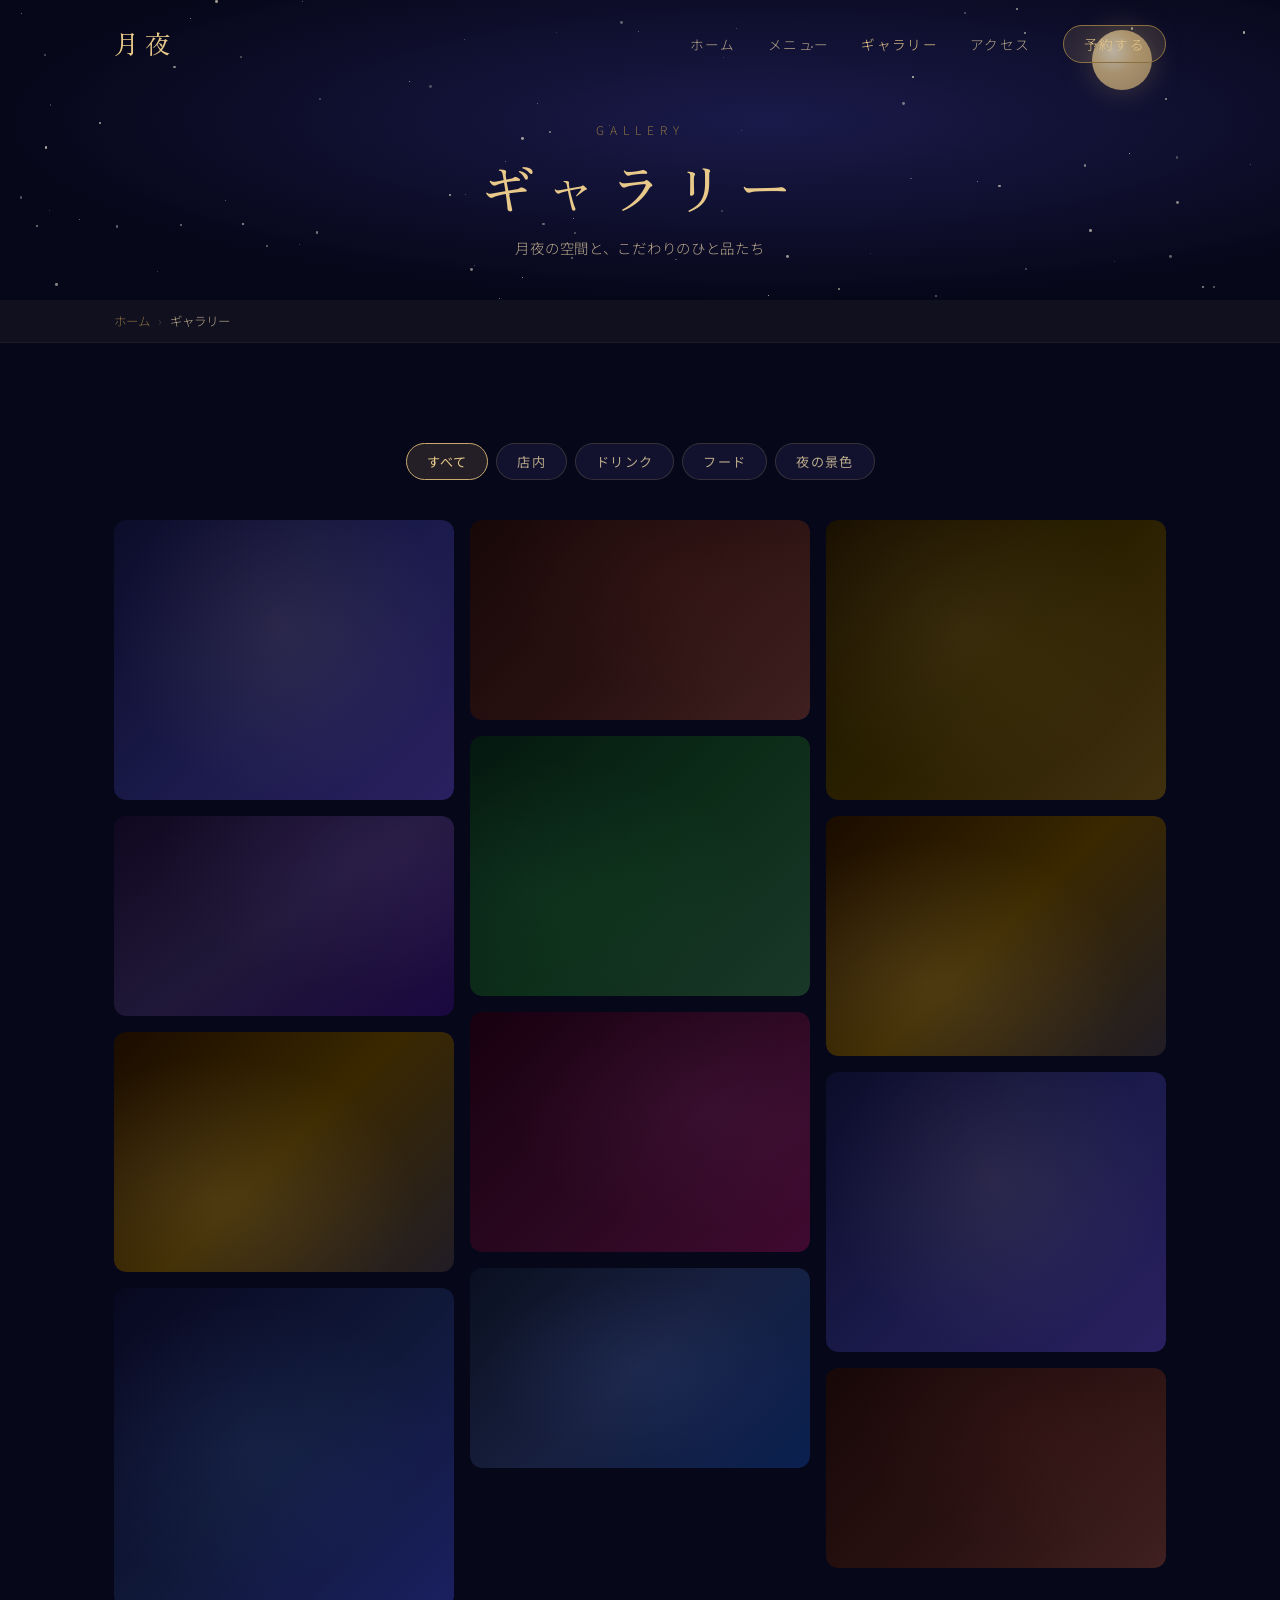
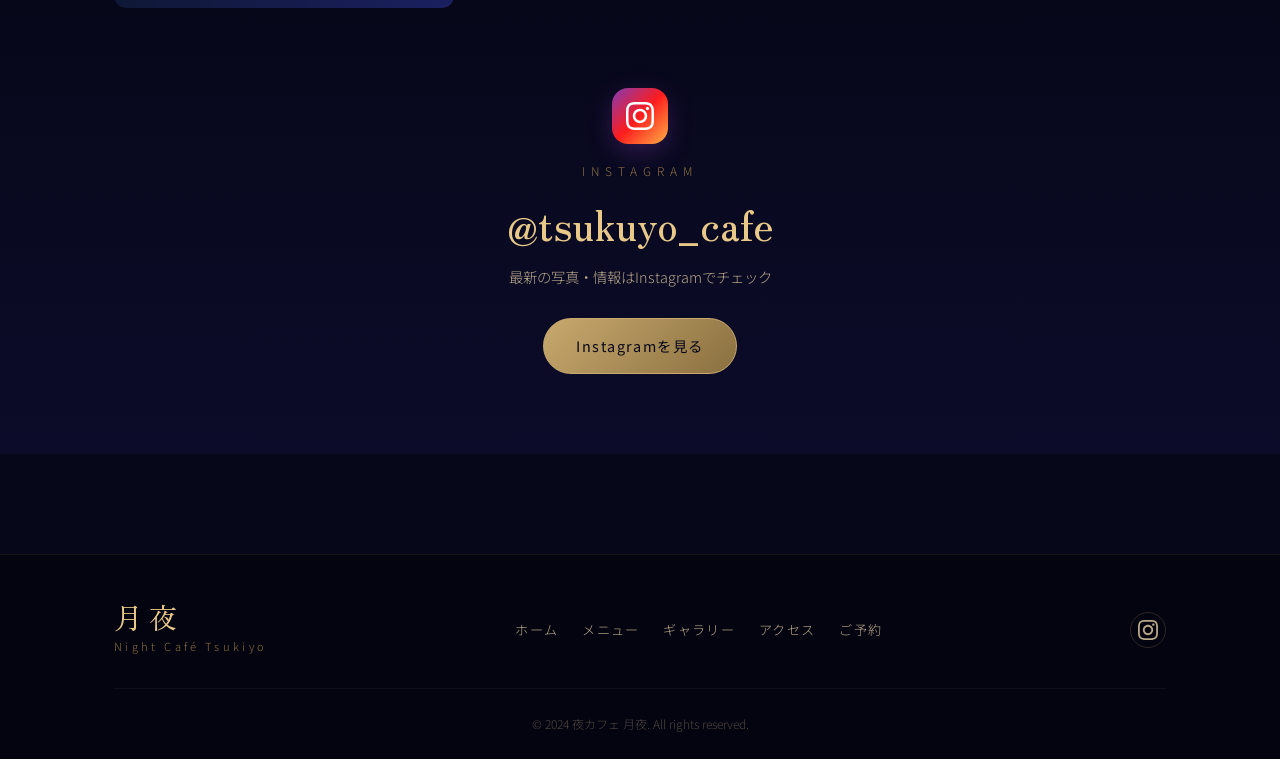
<file: gallery.html>
<!DOCTYPE html>
<html lang="ja">
<head>
  <meta charset="UTF-8">
  <meta name="viewport" content="width=device-width, initial-scale=1.0">
  <title>ギャラリー | 夜カフェ 月夜</title>
  <link rel="preconnect" href="https://fonts.googleapis.com">
  <link rel="preconnect" href="https://fonts.gstatic.com" crossorigin>
  <link href="https://fonts.googleapis.com/css2?family=Noto+Serif+JP:wght@300;400;600&family=Noto+Sans+JP:wght@300;400&family=Zen+Old+Mincho:wght@400;700&display=swap" rel="stylesheet">
  <link rel="stylesheet" href="style.css">
  <style>
    .gallery-filter {
      display: flex;
      justify-content: center;
      gap: 8px;
      margin-bottom: 40px;
      flex-wrap: wrap;
    }
    .filter-btn {
      background: var(--bg-card);
      border: 1px solid rgba(200,169,110,0.2);
      color: var(--cream-dim);
      padding: 8px 20px;
      border-radius: 30px;
      cursor: pointer;
      font-size: 0.82rem;
      letter-spacing: 0.1em;
      font-family: 'Noto Sans JP', sans-serif;
      transition: all 0.3s ease;
    }
    .filter-btn:hover, .filter-btn.active {
      background: rgba(200,169,110,0.15);
      border-color: var(--gold);
      color: var(--gold-light);
    }
    .lightbox {
      position: fixed;
      inset: 0;
      background: rgba(0,0,0,0.92);
      z-index: 300;
      display: flex;
      align-items: center;
      justify-content: center;
      opacity: 0;
      pointer-events: none;
      transition: opacity 0.3s ease;
    }
    .lightbox.open { opacity: 1; pointer-events: all; }
    .lightbox-inner {
      max-width: 900px;
      width: 90%;
      position: relative;
    }
    .lightbox-card {
      width: 100%;
      height: 500px;
      border-radius: 12px;
      overflow: hidden;
      border: 1px solid rgba(200,169,110,0.2);
    }
    .lightbox-label {
      text-align: center;
      margin-top: 16px;
      color: var(--gold-light);
      font-family: 'Zen Old Mincho', serif;
      font-size: 1rem;
      letter-spacing: 0.1em;
    }
    .lightbox-close {
      position: absolute;
      top: -40px;
      right: 0;
      background: none;
      border: none;
      color: var(--cream-dim);
      font-size: 1.5rem;
      cursor: pointer;
      padding: 8px;
      transition: color 0.3s;
    }
    .lightbox-close:hover { color: var(--gold-light); }
    .lightbox-nav {
      position: absolute;
      top: 50%;
      transform: translateY(-50%);
      background: rgba(200,169,110,0.15);
      border: 1px solid rgba(200,169,110,0.3);
      color: var(--gold-light);
      width: 44px;
      height: 44px;
      border-radius: 50%;
      display: flex;
      align-items: center;
      justify-content: center;
      cursor: pointer;
      font-size: 1.2rem;
      transition: all 0.3s;
    }
    .lightbox-nav:hover { background: rgba(200,169,110,0.3); }
    .lightbox-prev { left: -60px; }
    .lightbox-next { right: -60px; }
    @media (max-width: 700px) {
      .lightbox-prev { left: -48px; }
      .lightbox-next { right: -48px; }
      .lightbox-card { height: 300px; }
    }
  </style>
</head>
<body>

  <!-- ナビゲーション -->
  <nav class="nav scrolled" id="nav">
    <div class="nav-inner">
      <a href="index.html" class="nav-logo">月夜</a>
      <ul class="nav-links">
        <li><a href="index.html">ホーム</a></li>
        <li><a href="menu.html">メニュー</a></li>
        <li><a href="gallery.html" class="nav-active">ギャラリー</a></li>
        <li><a href="access.html">アクセス</a></li>
        <li><a href="reserve.html" class="nav-cta">予約する</a></li>
      </ul>
      <button class="nav-hamburger" id="hamburger" aria-label="メニューを開く">
        <span></span><span></span><span></span>
      </button>
    </div>
  </nav>

  <!-- モバイルメニュー -->
  <div class="mobile-menu" id="mobileMenu">
    <ul>
      <li><a href="index.html" class="mobile-link">ホーム</a></li>
      <li><a href="menu.html" class="mobile-link">メニュー</a></li>
      <li><a href="gallery.html" class="mobile-link">ギャラリー</a></li>
      <li><a href="access.html" class="mobile-link">アクセス</a></li>
      <li><a href="reserve.html" class="mobile-link">予約する</a></li>
    </ul>
  </div>

  <!-- ページヒーロー -->
  <section class="page-hero">
    <div class="page-hero-stars" id="pageStars"></div>
    <div class="page-hero-moon"></div>
    <div class="page-hero-content">
      <p class="page-hero-label">Gallery</p>
      <h1 class="page-hero-title">ギャラリー</h1>
      <p class="page-hero-desc">月夜の空間と、こだわりのひと品たち</p>
    </div>
  </section>

  <!-- パンくず -->
  <div class="breadcrumb">
    <div class="breadcrumb-inner">
      <a href="index.html">ホーム</a>
      <span class="breadcrumb-sep">›</span>
      <span>ギャラリー</span>
    </div>
  </div>

  <!-- メインコンテンツ -->
  <main class="gallery-page section">
    <div class="container">

      <!-- フィルター -->
      <div class="gallery-filter">
        <button class="filter-btn active" data-filter="all">すべて</button>
        <button class="filter-btn" data-filter="space">店内</button>
        <button class="filter-btn" data-filter="drink">ドリンク</button>
        <button class="filter-btn" data-filter="food">フード</button>
        <button class="filter-btn" data-filter="night">夜の景色</button>
      </div>

      <!-- マソングリッド -->
      <div class="gallery-masonry" id="galleryGrid">

        <div class="gallery-masonry-item reveal" data-cat="space">
          <div class="gallery-card gh1" data-label="店内の雰囲気">
            <div class="gallery-masonry-label">店内の雰囲気</div>
          </div>
        </div>

        <div class="gallery-masonry-item reveal delay-1" data-cat="drink">
          <div class="gallery-card gh2" data-label="月見ラテ">
            <div class="gallery-masonry-label">月見ラテ</div>
          </div>
        </div>

        <div class="gallery-masonry-item reveal delay-2" data-cat="night">
          <div class="gallery-card gh3" data-label="夜のテラス">
            <div class="gallery-masonry-label">夜のテラス</div>
          </div>
        </div>

        <div class="gallery-masonry-item reveal" data-cat="space">
          <div class="gallery-card gh4" data-label="カウンター席">
            <div class="gallery-masonry-label">カウンター席</div>
          </div>
        </div>

        <div class="gallery-masonry-item reveal delay-1" data-cat="food">
          <div class="gallery-card gh5" data-label="満月プリン">
            <div class="gallery-masonry-label">満月プリン</div>
          </div>
        </div>

        <div class="gallery-masonry-item reveal delay-2" data-cat="night">
          <div class="gallery-card gh6" data-label="月夜の窓から">
            <div class="gallery-masonry-label">月夜の窓から</div>
          </div>
        </div>

        <div class="gallery-masonry-item reveal" data-cat="drink">
          <div class="gallery-card gh7" data-label="星降るソーダ">
            <div class="gallery-masonry-label">星降るソーダ</div>
          </div>
        </div>

        <div class="gallery-masonry-item reveal delay-1" data-cat="space">
          <div class="gallery-card gh8" data-label="テーブル席">
            <div class="gallery-masonry-label">テーブル席</div>
          </div>
        </div>

        <div class="gallery-masonry-item reveal delay-2" data-cat="food">
          <div class="gallery-card gh9" data-label="チーズプレート">
            <div class="gallery-masonry-label">チーズプレート</div>
          </div>
        </div>

        <div class="gallery-masonry-item reveal" data-cat="drink">
          <div class="gallery-card gh3" data-label="月夜カクテル">
            <div class="gallery-masonry-label">月夜カクテル</div>
          </div>
        </div>

        <div class="gallery-masonry-item reveal delay-1" data-cat="space">
          <div class="gallery-card gh1" data-label="キャンドルライト">
            <div class="gallery-masonry-label">キャンドルライト</div>
          </div>
        </div>

        <div class="gallery-masonry-item reveal delay-2" data-cat="food">
          <div class="gallery-card gh5" data-label="クレームブリュレ">
            <div class="gallery-masonry-label">クレームブリュレ</div>
          </div>
        </div>

      </div>
    </div>

    <!-- Instagram セクション -->
    <div class="insta-section">
      <div class="container">
        <div class="insta-icon">
          <svg viewBox="0 0 24 24" width="28" height="28" fill="white"><path d="M12 2.163c3.204 0 3.584.012 4.85.07 3.252.148 4.771 1.691 4.919 4.919.058 1.265.069 1.645.069 4.849 0 3.205-.012 3.584-.069 4.849-.149 3.225-1.664 4.771-4.919 4.919-1.266.058-1.644.07-4.85.07-3.204 0-3.584-.012-4.849-.07-3.26-.149-4.771-1.699-4.919-4.92-.058-1.265-.07-1.644-.07-4.849 0-3.204.013-3.583.07-4.849.149-3.227 1.664-4.771 4.919-4.919 1.266-.057 1.645-.069 4.849-.069zm0-2.163c-3.259 0-3.667.014-4.947.072-4.358.2-6.78 2.618-6.98 6.98-.059 1.281-.073 1.689-.073 4.948 0 3.259.014 3.668.072 4.948.2 4.358 2.618 6.78 6.98 6.98 1.281.058 1.689.072 4.948.072 3.259 0 3.668-.014 4.948-.072 4.354-.2 6.782-2.618 6.979-6.98.059-1.28.073-1.689.073-4.948 0-3.259-.014-3.667-.072-4.947-.196-4.354-2.617-6.78-6.979-6.98-1.281-.059-1.69-.073-4.949-.073zm0 5.838c-3.403 0-6.162 2.759-6.162 6.162s2.759 6.163 6.162 6.163 6.162-2.759 6.162-6.163c0-3.403-2.759-6.162-6.162-6.162zm0 10.162c-2.209 0-4-1.79-4-4 0-2.209 1.791-4 4-4s4 1.791 4 4c0 2.21-1.791 4-4 4zm6.406-11.845c-.796 0-1.441.645-1.441 1.44s.645 1.44 1.441 1.44c.795 0 1.439-.645 1.439-1.44s-.644-1.44-1.439-1.44z"/></svg>
        </div>
        <p class="section-label">Instagram</p>
        <h2 class="section-title" style="margin-bottom:12px;">@tsukuyo_cafe</h2>
        <p style="color:var(--cream-dim); font-size:0.9rem; margin-bottom:28px;">
          最新の写真・情報はInstagramでチェック
        </p>
        <a href="https://www.instagram.com/tsukuyo_cafe/" target="_blank" class="btn btn-primary">
          Instagramを見る
        </a>
      </div>
    </div>
  </main>

  <!-- ライトボックス -->
  <div class="lightbox" id="lightbox">
    <div class="lightbox-inner">
      <button class="lightbox-close" id="lbClose">✕</button>
      <button class="lightbox-nav lightbox-prev" id="lbPrev">‹</button>
      <button class="lightbox-nav lightbox-next" id="lbNext">›</button>
      <div class="lightbox-card" id="lbCard"></div>
      <p class="lightbox-label" id="lbLabel"></p>
    </div>
  </div>

  <!-- フッター -->
  <footer class="footer">
    <div class="container">
      <div class="footer-inner">
        <div class="footer-logo">
          <span class="footer-logo-text">月夜</span>
          <span class="footer-logo-sub">Night Café Tsukiyo</span>
        </div>
        <nav class="footer-nav">
          <a href="index.html">ホーム</a>
          <a href="menu.html">メニュー</a>
          <a href="gallery.html">ギャラリー</a>
          <a href="access.html">アクセス</a>
          <a href="reserve.html">ご予約</a>
        </nav>
        <div class="footer-sns">
          <a href="https://www.instagram.com/tsukuyo_cafe/" target="_blank" class="sns-link" aria-label="Instagram">
            <svg viewBox="0 0 24 24" width="20" height="20" fill="currentColor"><path d="M12 2.163c3.204 0 3.584.012 4.85.07 3.252.148 4.771 1.691 4.919 4.919.058 1.265.069 1.645.069 4.849 0 3.205-.012 3.584-.069 4.849-.149 3.225-1.664 4.771-4.919 4.919-1.266.058-1.644.07-4.85.07-3.204 0-3.584-.012-4.849-.07-3.26-.149-4.771-1.699-4.919-4.92-.058-1.265-.07-1.644-.07-4.849 0-3.204.013-3.583.07-4.849.149-3.227 1.664-4.771 4.919-4.919 1.266-.057 1.645-.069 4.849-.069zm0-2.163c-3.259 0-3.667.014-4.947.072-4.358.2-6.78 2.618-6.98 6.98-.059 1.281-.073 1.689-.073 4.948 0 3.259.014 3.668.072 4.948.2 4.358 2.618 6.78 6.98 6.98 1.281.058 1.689.072 4.948.072 3.259 0 3.668-.014 4.948-.072 4.354-.2 6.782-2.618 6.979-6.98.059-1.28.073-1.689.073-4.948 0-3.259-.014-3.667-.072-4.947-.196-4.354-2.617-6.78-6.979-6.98-1.281-.059-1.69-.073-4.949-.073zm0 5.838c-3.403 0-6.162 2.759-6.162 6.162s2.759 6.163 6.162 6.163 6.162-2.759 6.162-6.163c0-3.403-2.759-6.162-6.162-6.162zm0 10.162c-2.209 0-4-1.79-4-4 0-2.209 1.791-4 4-4s4 1.791 4 4c0 2.21-1.791 4-4 4zm6.406-11.845c-.796 0-1.441.645-1.441 1.44s.645 1.44 1.441 1.44c.795 0 1.439-.645 1.439-1.44s-.644-1.44-1.439-1.44z"/></svg>
          </a>
        </div>
      </div>
      <div class="footer-bottom">
        <p>© 2024 夜カフェ 月夜. All rights reserved.</p>
      </div>
    </div>
  </footer>

  <script src="script.js"></script>
  <script>
    createStars('pageStars', 80);

    // フィルター
    const filterBtns = document.querySelectorAll('.filter-btn');
    const galleryItems = document.querySelectorAll('.gallery-masonry-item');
    filterBtns.forEach(btn => {
      btn.addEventListener('click', () => {
        filterBtns.forEach(b => b.classList.remove('active'));
        btn.classList.add('active');
        const filter = btn.dataset.filter;
        galleryItems.forEach(item => {
          const show = filter === 'all' || item.dataset.cat === filter;
          item.style.display = show ? 'block' : 'none';
        });
      });
    });

    // ライトボックス
    const lightbox = document.getElementById('lightbox');
    const lbCard  = document.getElementById('lbCard');
    const lbLabel = document.getElementById('lbLabel');
    const lbClose = document.getElementById('lbClose');
    const lbPrev  = document.getElementById('lbPrev');
    const lbNext  = document.getElementById('lbNext');
    let currentIdx = 0;
    const cards = Array.from(document.querySelectorAll('.gallery-masonry-item .gallery-card'));

    function openLightbox(idx) {
      currentIdx = idx;
      const src = cards[idx];
      lbCard.className = 'lightbox-card ' + (src.className.split(' ').find(c => c.startsWith('g')) || '');
      lbLabel.textContent = src.dataset.label || '';
      lightbox.classList.add('open');
      document.body.style.overflow = 'hidden';
    }
    cards.forEach((card, i) => {
      card.style.cursor = 'pointer';
      card.addEventListener('click', () => openLightbox(i));
    });
    lbClose.addEventListener('click', () => {
      lightbox.classList.remove('open');
      document.body.style.overflow = '';
    });
    lightbox.addEventListener('click', e => {
      if (e.target === lightbox) { lightbox.classList.remove('open'); document.body.style.overflow = ''; }
    });
    lbPrev.addEventListener('click', () => openLightbox((currentIdx - 1 + cards.length) % cards.length));
    lbNext.addEventListener('click', () => openLightbox((currentIdx + 1) % cards.length));
    document.addEventListener('keydown', e => {
      if (!lightbox.classList.contains('open')) return;
      if (e.key === 'ArrowLeft') lbPrev.click();
      if (e.key === 'ArrowRight') lbNext.click();
      if (e.key === 'Escape') lbClose.click();
    });
  </script>
</body>
</html>
</file>
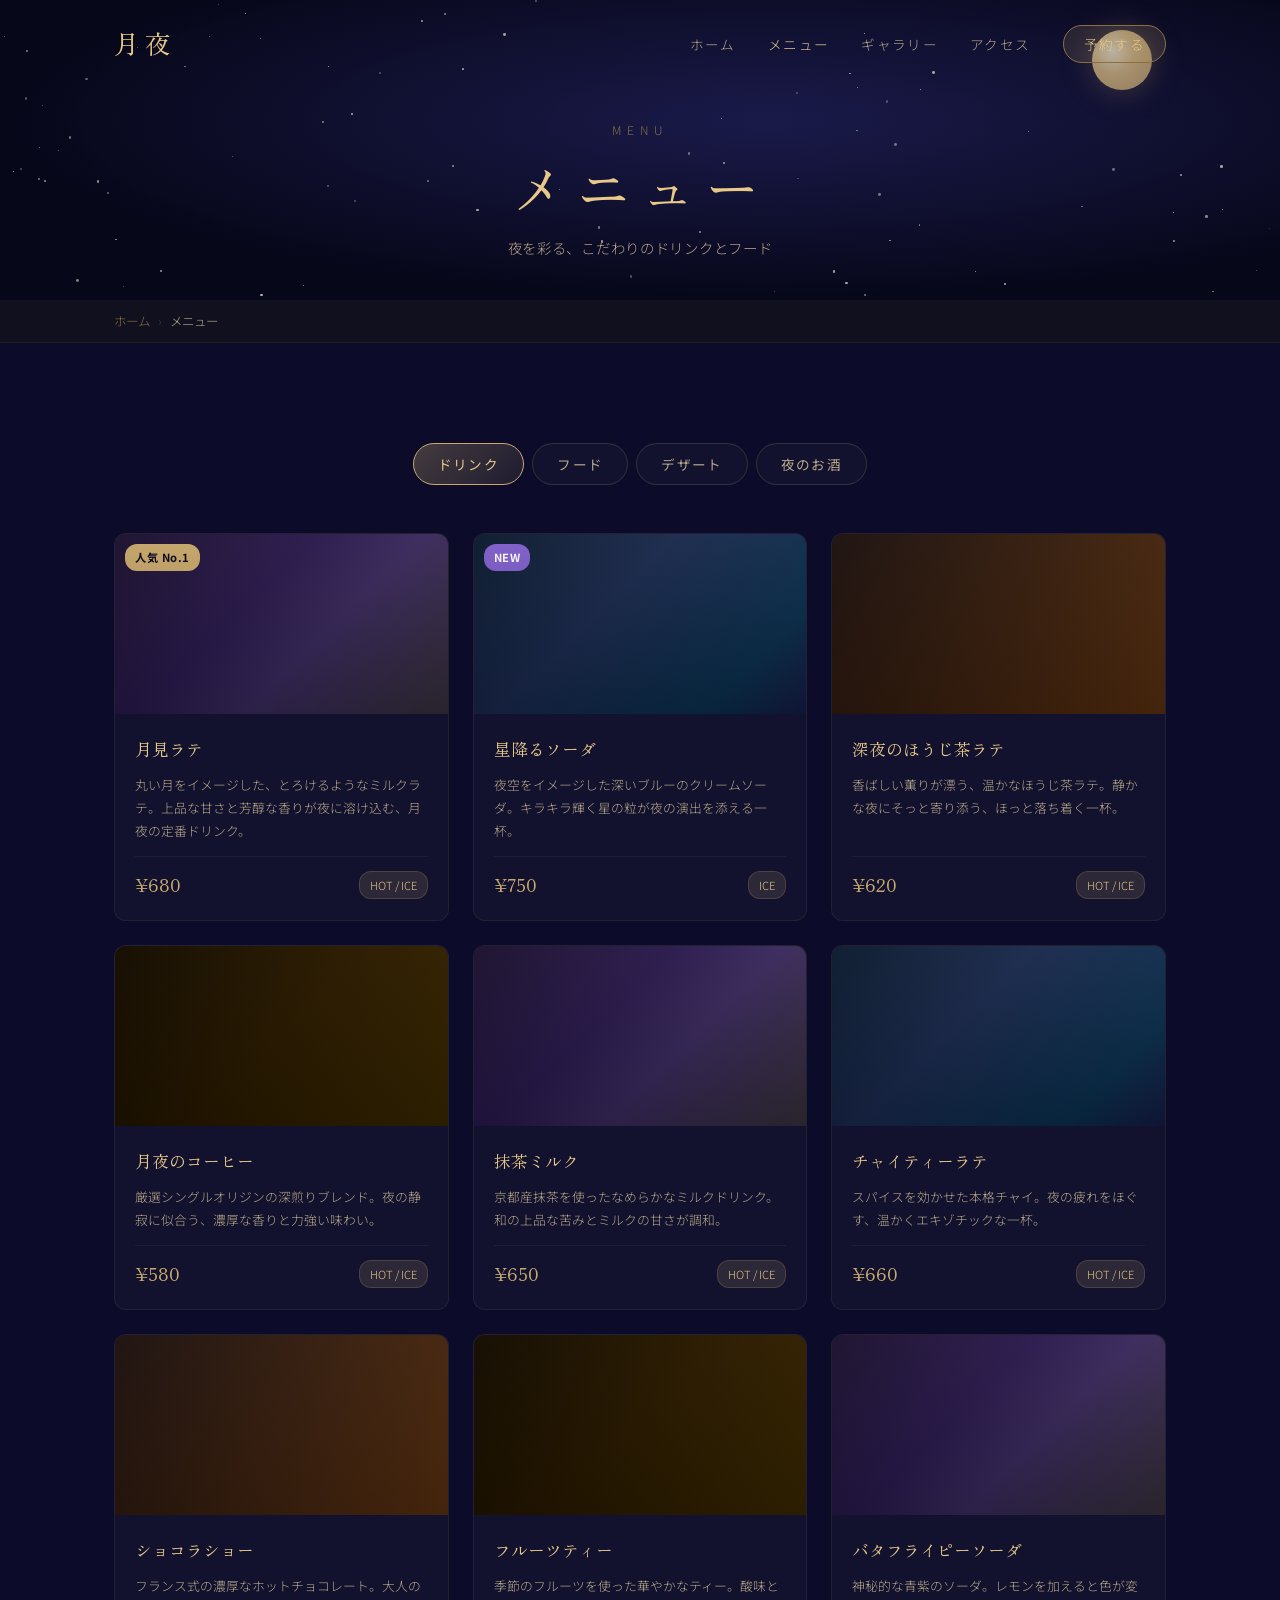
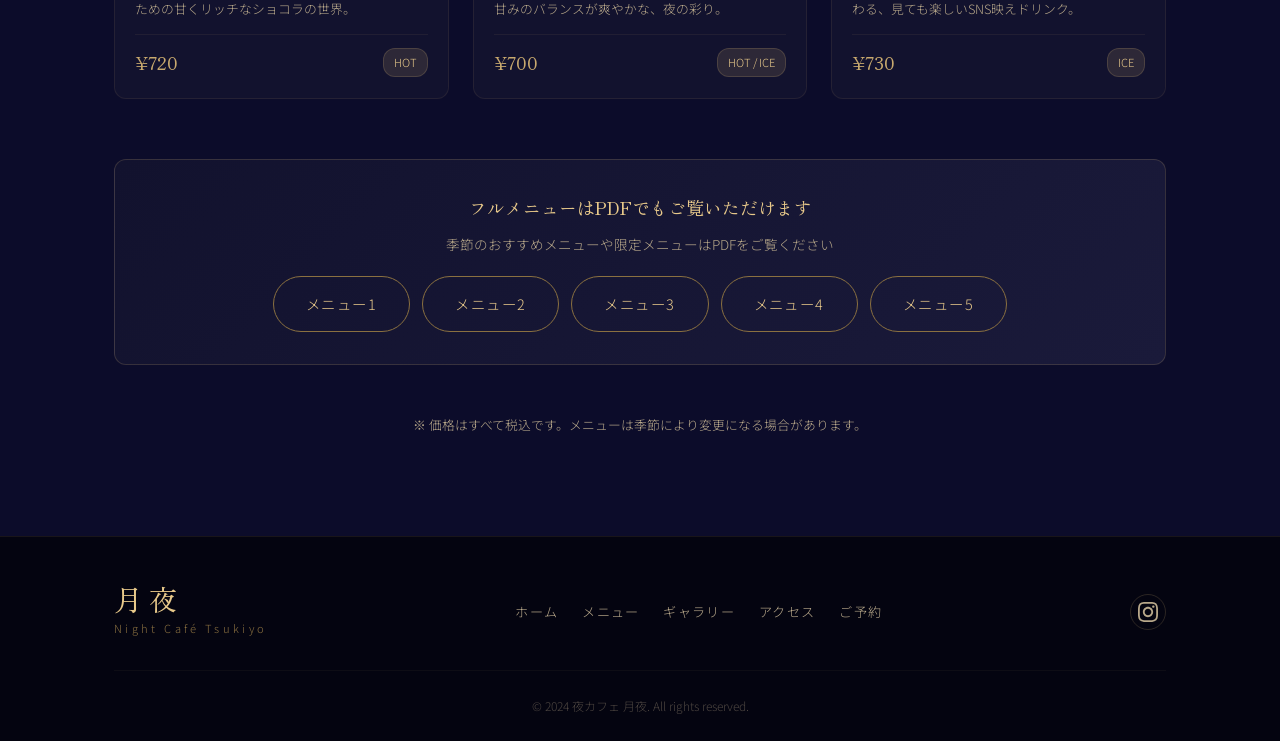
<file: menu.html>
<!DOCTYPE html>
<html lang="ja">
<head>
  <meta charset="UTF-8">
  <meta name="viewport" content="width=device-width, initial-scale=1.0">
  <title>メニュー | 夜カフェ 月夜</title>
  <link rel="preconnect" href="https://fonts.googleapis.com">
  <link rel="preconnect" href="https://fonts.gstatic.com" crossorigin>
  <link href="https://fonts.googleapis.com/css2?family=Noto+Serif+JP:wght@300;400;600&family=Noto+Sans+JP:wght@300;400&family=Zen+Old+Mincho:wght@400;700&display=swap" rel="stylesheet">
  <link rel="stylesheet" href="style.css">
</head>
<body>

  <!-- ナビゲーション -->
  <nav class="nav scrolled" id="nav">
    <div class="nav-inner">
      <a href="index.html" class="nav-logo">月夜</a>
      <ul class="nav-links">
        <li><a href="index.html">ホーム</a></li>
        <li><a href="menu.html" class="nav-active">メニュー</a></li>
        <li><a href="gallery.html">ギャラリー</a></li>
        <li><a href="access.html">アクセス</a></li>
        <li><a href="reserve.html" class="nav-cta">予約する</a></li>
      </ul>
      <button class="nav-hamburger" id="hamburger" aria-label="メニューを開く">
        <span></span><span></span><span></span>
      </button>
    </div>
  </nav>

  <!-- モバイルメニュー -->
  <div class="mobile-menu" id="mobileMenu">
    <ul>
      <li><a href="index.html" class="mobile-link">ホーム</a></li>
      <li><a href="menu.html" class="mobile-link">メニュー</a></li>
      <li><a href="gallery.html" class="mobile-link">ギャラリー</a></li>
      <li><a href="access.html" class="mobile-link">アクセス</a></li>
      <li><a href="reserve.html" class="mobile-link">予約する</a></li>
    </ul>
  </div>

  <!-- ページヒーロー -->
  <section class="page-hero">
    <div class="page-hero-stars" id="pageStars"></div>
    <div class="page-hero-moon"></div>
    <div class="page-hero-content">
      <p class="page-hero-label">Menu</p>
      <h1 class="page-hero-title">メニュー</h1>
      <p class="page-hero-desc">夜を彩る、こだわりのドリンクとフード</p>
    </div>
  </section>

  <!-- パンくず -->
  <div class="breadcrumb">
    <div class="breadcrumb-inner">
      <a href="index.html">ホーム</a>
      <span class="breadcrumb-sep">›</span>
      <span>メニュー</span>
    </div>
  </div>

  <!-- メインコンテンツ -->
  <main class="menu-page section">
    <div class="container">

      <!-- タブ -->
      <div class="menu-tabs">
        <button class="tab-btn active" data-tab="drinks">ドリンク</button>
        <button class="tab-btn" data-tab="food">フード</button>
        <button class="tab-btn" data-tab="dessert">デザート</button>
        <button class="tab-btn" data-tab="alcohol">夜のお酒</button>
      </div>

      <!-- ドリンク -->
      <div class="tab-content active" id="tab-drinks">
        <div class="menu-full-grid">

          <div class="menu-full-card reveal">
            <div class="menu-full-img drinks-bg-1">
              <div class="menu-badge">人気 No.1</div>
            </div>
            <div class="menu-full-body">
              <h3>月見ラテ</h3>
              <p>丸い月をイメージした、とろけるようなミルクラテ。上品な甘さと芳醇な香りが夜に溶け込む、月夜の定番ドリンク。</p>
              <div class="menu-full-footer">
                <span class="menu-full-price">¥680</span>
                <span class="menu-full-tag">HOT / ICE</span>
              </div>
            </div>
          </div>

          <div class="menu-full-card reveal delay-1">
            <div class="menu-full-img drinks-bg-2">
              <div class="menu-badge new">NEW</div>
            </div>
            <div class="menu-full-body">
              <h3>星降るソーダ</h3>
              <p>夜空をイメージした深いブルーのクリームソーダ。キラキラ輝く星の粒が夜の演出を添える一杯。</p>
              <div class="menu-full-footer">
                <span class="menu-full-price">¥750</span>
                <span class="menu-full-tag">ICE</span>
              </div>
            </div>
          </div>

          <div class="menu-full-card reveal delay-2">
            <div class="menu-full-img drinks-bg-3"></div>
            <div class="menu-full-body">
              <h3>深夜のほうじ茶ラテ</h3>
              <p>香ばしい薫りが漂う、温かなほうじ茶ラテ。静かな夜にそっと寄り添う、ほっと落ち着く一杯。</p>
              <div class="menu-full-footer">
                <span class="menu-full-price">¥620</span>
                <span class="menu-full-tag">HOT / ICE</span>
              </div>
            </div>
          </div>

          <div class="menu-full-card reveal">
            <div class="menu-full-img drinks-bg-4"></div>
            <div class="menu-full-body">
              <h3>月夜のコーヒー</h3>
              <p>厳選シングルオリジンの深煎りブレンド。夜の静寂に似合う、濃厚な香りと力強い味わい。</p>
              <div class="menu-full-footer">
                <span class="menu-full-price">¥580</span>
                <span class="menu-full-tag">HOT / ICE</span>
              </div>
            </div>
          </div>

          <div class="menu-full-card reveal delay-1">
            <div class="menu-full-img drinks-bg-1"></div>
            <div class="menu-full-body">
              <h3>抹茶ミルク</h3>
              <p>京都産抹茶を使ったなめらかなミルクドリンク。和の上品な苦みとミルクの甘さが調和。</p>
              <div class="menu-full-footer">
                <span class="menu-full-price">¥650</span>
                <span class="menu-full-tag">HOT / ICE</span>
              </div>
            </div>
          </div>

          <div class="menu-full-card reveal delay-2">
            <div class="menu-full-img drinks-bg-2"></div>
            <div class="menu-full-body">
              <h3>チャイティーラテ</h3>
              <p>スパイスを効かせた本格チャイ。夜の疲れをほぐす、温かくエキゾチックな一杯。</p>
              <div class="menu-full-footer">
                <span class="menu-full-price">¥660</span>
                <span class="menu-full-tag">HOT / ICE</span>
              </div>
            </div>
          </div>

          <div class="menu-full-card reveal">
            <div class="menu-full-img drinks-bg-3"></div>
            <div class="menu-full-body">
              <h3>ショコラショー</h3>
              <p>フランス式の濃厚なホットチョコレート。大人のための甘くリッチなショコラの世界。</p>
              <div class="menu-full-footer">
                <span class="menu-full-price">¥720</span>
                <span class="menu-full-tag">HOT</span>
              </div>
            </div>
          </div>

          <div class="menu-full-card reveal delay-1">
            <div class="menu-full-img drinks-bg-4"></div>
            <div class="menu-full-body">
              <h3>フルーツティー</h3>
              <p>季節のフルーツを使った華やかなティー。酸味と甘みのバランスが爽やかな、夜の彩り。</p>
              <div class="menu-full-footer">
                <span class="menu-full-price">¥700</span>
                <span class="menu-full-tag">HOT / ICE</span>
              </div>
            </div>
          </div>

          <div class="menu-full-card reveal delay-2">
            <div class="menu-full-img drinks-bg-1"></div>
            <div class="menu-full-body">
              <h3>バタフライピーソーダ</h3>
              <p>神秘的な青紫のソーダ。レモンを加えると色が変わる、見ても楽しいSNS映えドリンク。</p>
              <div class="menu-full-footer">
                <span class="menu-full-price">¥730</span>
                <span class="menu-full-tag">ICE</span>
              </div>
            </div>
          </div>

        </div>
      </div>

      <!-- フード -->
      <div class="tab-content" id="tab-food">
        <div class="menu-full-grid">

          <div class="menu-full-card reveal">
            <div class="menu-full-img food-bg-1">
              <div class="menu-badge">おすすめ</div>
            </div>
            <div class="menu-full-body">
              <h3>月夜のトースト</h3>
              <p>バゲットに自家製クリームをたっぷりのせた、夜のちょっとした空腹に嬉しいトースト。</p>
              <div class="menu-full-footer">
                <span class="menu-full-price">¥480</span>
              </div>
            </div>
          </div>

          <div class="menu-full-card reveal delay-1">
            <div class="menu-full-img food-bg-2"></div>
            <div class="menu-full-body">
              <h3>クラブサンドイッチ</h3>
              <p>具材たっぷりの3段サンドイッチ。深夜のお腹を満たすボリュームと満足感。</p>
              <div class="menu-full-footer">
                <span class="menu-full-price">¥850</span>
              </div>
            </div>
          </div>

          <div class="menu-full-card reveal delay-2">
            <div class="menu-full-img food-bg-3"></div>
            <div class="menu-full-body">
              <h3>スープ＆パンセット</h3>
              <p>季節の野菜を使ったスープとパンのセット。体の内側からほっと温まる夜のごちそう。</p>
              <div class="menu-full-footer">
                <span class="menu-full-price">¥680</span>
              </div>
            </div>
          </div>

          <div class="menu-full-card reveal">
            <div class="menu-full-img food-bg-4"></div>
            <div class="menu-full-body">
              <h3>チーズプレート</h3>
              <p>国内外から厳選した3種類のチーズのアソート。クラッカーとドライフルーツを添えて。</p>
              <div class="menu-full-footer">
                <span class="menu-full-price">¥980</span>
                <span class="menu-full-tag">お酒と相性◎</span>
              </div>
            </div>
          </div>

          <div class="menu-full-card reveal delay-1">
            <div class="menu-full-img food-bg-1"></div>
            <div class="menu-full-body">
              <h3>ガーリックシュリンプ</h3>
              <p>プリプリの海老をガーリックバターでソテー。夜の食欲をそそる香ばしい一品。</p>
              <div class="menu-full-footer">
                <span class="menu-full-price">¥880</span>
              </div>
            </div>
          </div>

          <div class="menu-full-card reveal delay-2">
            <div class="menu-full-img food-bg-2"></div>
            <div class="menu-full-body">
              <h3>ドリアカップ</h3>
              <p>こんがりチーズの焼き目が香ばしいカップドリア。夜の締めにちょうどいいひと品。</p>
              <div class="menu-full-footer">
                <span class="menu-full-price">¥780</span>
              </div>
            </div>
          </div>

        </div>
      </div>

      <!-- デザート -->
      <div class="tab-content" id="tab-dessert">
        <div class="menu-full-grid">

          <div class="menu-full-card reveal">
            <div class="menu-full-img dessert-bg-1">
              <div class="menu-badge">人気 No.1</div>
            </div>
            <div class="menu-full-body">
              <h3>満月プリン</h3>
              <p>丸くて黄金色の特製プリン。とろけるやさしい甘さと濃厚な卵の風味。月夜の定番スイーツ。</p>
              <div class="menu-full-footer">
                <span class="menu-full-price">¥580</span>
              </div>
            </div>
          </div>

          <div class="menu-full-card reveal delay-1">
            <div class="menu-full-img dessert-bg-2"></div>
            <div class="menu-full-body">
              <h3>黒ごまロールケーキ</h3>
              <p>夜空のような漆黒のロールケーキ。黒ごまの香ばしさとクリームの相性が絶妙。</p>
              <div class="menu-full-footer">
                <span class="menu-full-price">¥620</span>
              </div>
            </div>
          </div>

          <div class="menu-full-card reveal delay-2">
            <div class="menu-full-img dessert-bg-3"></div>
            <div class="menu-full-body">
              <h3>チョコレートムース</h3>
              <p>星型に飾り付けられた濃厚チョコムース。大人の夜にふさわしいリッチな甘さ。</p>
              <div class="menu-full-footer">
                <span class="menu-full-price">¥680</span>
              </div>
            </div>
          </div>

          <div class="menu-full-card reveal">
            <div class="menu-full-img dessert-bg-4"></div>
            <div class="menu-full-body">
              <h3>和クリームあんみつ</h3>
              <p>上質な和の素材で作るモダンあんみつ。夜に食べるほど心に沁みる日本の甘味。</p>
              <div class="menu-full-footer">
                <span class="menu-full-price">¥720</span>
              </div>
            </div>
          </div>

          <div class="menu-full-card reveal delay-1">
            <div class="menu-full-img dessert-bg-1"></div>
            <div class="menu-full-body">
              <h3>クレームブリュレ</h3>
              <p>表面をパリッとキャラメリゼした本格フレンチデザート。上品な甘さと食感のコントラスト。</p>
              <div class="menu-full-footer">
                <span class="menu-full-price">¥650</span>
              </div>
            </div>
          </div>

          <div class="menu-full-card reveal delay-2">
            <div class="menu-full-img dessert-bg-2"></div>
            <div class="menu-full-body">
              <h3>季節のパフェ</h3>
              <p>旬の素材をふんだんに使ったグラスパフェ。見た目も美しい月夜の特製スイーツ。</p>
              <div class="menu-full-footer">
                <span class="menu-full-price">¥880</span>
                <span class="menu-full-tag">季節限定</span>
              </div>
            </div>
          </div>

        </div>
      </div>

      <!-- お酒 -->
      <div class="tab-content" id="tab-alcohol">
        <div class="menu-full-grid">

          <div class="menu-full-card reveal">
            <div class="menu-full-img alc-bg-1">
              <div class="menu-badge">おすすめ</div>
            </div>
            <div class="menu-full-body">
              <h3>月夜カクテル</h3>
              <p>月光をイメージした淡いブルーの自家製カクテル。甘くほのかに香る、月夜ならではの一杯。</p>
              <div class="menu-full-footer">
                <span class="menu-full-price">¥880</span>
                <span class="menu-full-tag">オリジナル</span>
              </div>
            </div>
          </div>

          <div class="menu-full-card reveal delay-1">
            <div class="menu-full-img alc-bg-2"></div>
            <div class="menu-full-body">
              <h3>クラフトビール</h3>
              <p>季節ごとに変わる国内クラフトビール。夜の開放感をさらに高める、こだわりの一杯。</p>
              <div class="menu-full-footer">
                <span class="menu-full-price">¥780</span>
                <span class="menu-full-tag">季節限定</span>
              </div>
            </div>
          </div>

          <div class="menu-full-card reveal delay-2">
            <div class="menu-full-img alc-bg-3"></div>
            <div class="menu-full-body">
              <h3>梅酒ソーダ</h3>
              <p>国産梅を使った自家製梅酒をソーダで割った爽やか系。和の夜にぴったりな甘酸っぱさ。</p>
              <div class="menu-full-footer">
                <span class="menu-full-price">¥680</span>
              </div>
            </div>
          </div>

          <div class="menu-full-card reveal">
            <div class="menu-full-img alc-bg-4"></div>
            <div class="menu-full-body">
              <h3>ホットワイン</h3>
              <p>スパイスを効かせた温かい赤ワイン。肌寒い夜にじんわりと体を温める大人の一杯。</p>
              <div class="menu-full-footer">
                <span class="menu-full-price">¥780</span>
                <span class="menu-full-tag">HOT</span>
              </div>
            </div>
          </div>

          <div class="menu-full-card reveal delay-1">
            <div class="menu-full-img alc-bg-1"></div>
            <div class="menu-full-body">
              <h3>スパークリングワイン</h3>
              <p>上質な泡と程よい酸味が特徴のスパークリング。記念日や特別な夜の乾杯に。</p>
              <div class="menu-full-footer">
                <span class="menu-full-price">¥850</span>
              </div>
            </div>
          </div>

          <div class="menu-full-card reveal delay-2">
            <div class="menu-full-img alc-bg-2"></div>
            <div class="menu-full-body">
              <h3>日本酒 (一合)</h3>
              <p>岡山地元の蔵元から厳選した純米吟醸。夜の静けさに寄り添う、上品な旨みと香り。</p>
              <div class="menu-full-footer">
                <span class="menu-full-price">¥880</span>
                <span class="menu-full-tag">岡山産</span>
              </div>
            </div>
          </div>

        </div>
      </div>

      <!-- PDFメニューバナー -->
      <div class="pdf-banner reveal">
        <h3>フルメニューはPDFでもご覧いただけます</h3>
        <p>季節のおすすめメニューや限定メニューはPDFをご覧ください</p>
        <div class="pdf-links">
          <a href="月夜メニュー　1.pdf" target="_blank" class="btn btn-outline">メニュー1</a>
          <a href="月夜メニュー2.pdf" target="_blank" class="btn btn-outline">メニュー2</a>
          <a href="月夜メニュー3.pdf" target="_blank" class="btn btn-outline">メニュー3</a>
          <a href="月夜メニュー4.pdf" target="_blank" class="btn btn-outline">メニュー4</a>
          <a href="月夜メニュー5.pdf" target="_blank" class="btn btn-outline">メニュー5</a>
        </div>
      </div>

      <div class="menu-note">
        <p>※ 価格はすべて税込です。メニューは季節により変更になる場合があります。</p>
      </div>
    </div>
  </main>

  <!-- フッター -->
  <footer class="footer">
    <div class="container">
      <div class="footer-inner">
        <div class="footer-logo">
          <span class="footer-logo-text">月夜</span>
          <span class="footer-logo-sub">Night Café Tsukiyo</span>
        </div>
        <nav class="footer-nav">
          <a href="index.html">ホーム</a>
          <a href="menu.html">メニュー</a>
          <a href="gallery.html">ギャラリー</a>
          <a href="access.html">アクセス</a>
          <a href="reserve.html">ご予約</a>
        </nav>
        <div class="footer-sns">
          <a href="https://www.instagram.com/tsukuyo_cafe/" target="_blank" class="sns-link" aria-label="Instagram">
            <svg viewBox="0 0 24 24" width="20" height="20" fill="currentColor"><path d="M12 2.163c3.204 0 3.584.012 4.85.07 3.252.148 4.771 1.691 4.919 4.919.058 1.265.069 1.645.069 4.849 0 3.205-.012 3.584-.069 4.849-.149 3.225-1.664 4.771-4.919 4.919-1.266.058-1.644.07-4.85.07-3.204 0-3.584-.012-4.849-.07-3.26-.149-4.771-1.699-4.919-4.92-.058-1.265-.07-1.644-.07-4.849 0-3.204.013-3.583.07-4.849.149-3.227 1.664-4.771 4.919-4.919 1.266-.057 1.645-.069 4.849-.069zm0-2.163c-3.259 0-3.667.014-4.947.072-4.358.2-6.78 2.618-6.98 6.98-.059 1.281-.073 1.689-.073 4.948 0 3.259.014 3.668.072 4.948.2 4.358 2.618 6.78 6.98 6.98 1.281.058 1.689.072 4.948.072 3.259 0 3.668-.014 4.948-.072 4.354-.2 6.782-2.618 6.979-6.98.059-1.28.073-1.689.073-4.948 0-3.259-.014-3.667-.072-4.947-.196-4.354-2.617-6.78-6.979-6.98-1.281-.059-1.69-.073-4.949-.073zm0 5.838c-3.403 0-6.162 2.759-6.162 6.162s2.759 6.163 6.162 6.163 6.162-2.759 6.162-6.163c0-3.403-2.759-6.162-6.162-6.162zm0 10.162c-2.209 0-4-1.79-4-4 0-2.209 1.791-4 4-4s4 1.791 4 4c0 2.21-1.791 4-4 4zm6.406-11.845c-.796 0-1.441.645-1.441 1.44s.645 1.44 1.441 1.44c.795 0 1.439-.645 1.439-1.44s-.644-1.44-1.439-1.44z"/></svg>
          </a>
        </div>
      </div>
      <div class="footer-bottom">
        <p>© 2024 夜カフェ 月夜. All rights reserved.</p>
      </div>
    </div>
  </footer>

  <script src="script.js"></script>
  <script>
    createStars('pageStars', 80);
  </script>
</body>
</html>
</file>
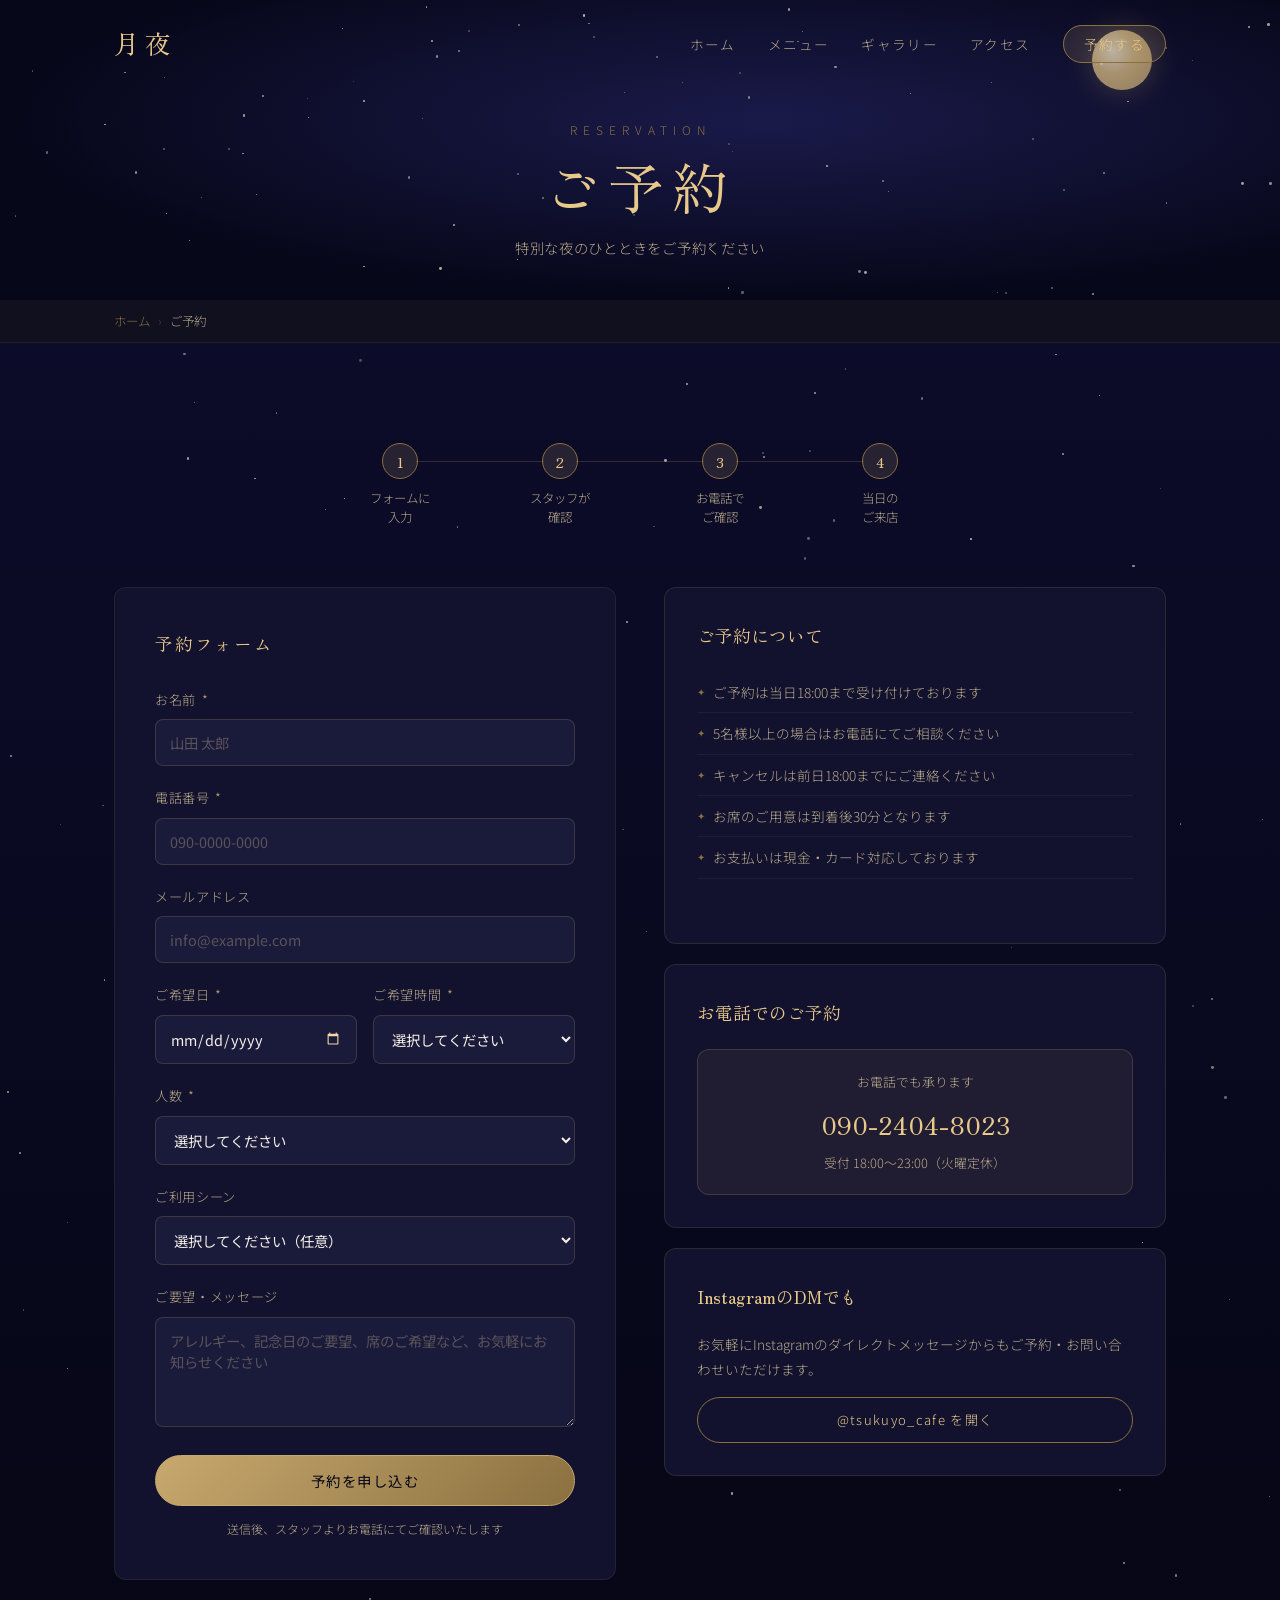
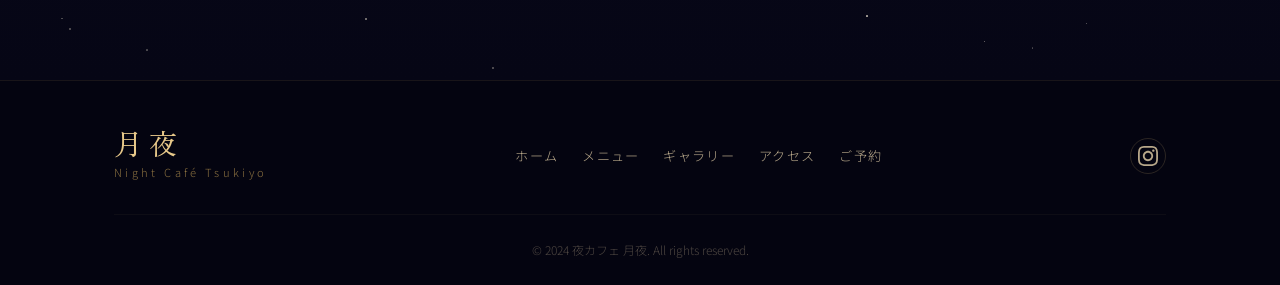
<file: reserve.html>
<!DOCTYPE html>
<html lang="ja">
<head>
  <meta charset="UTF-8">
  <meta name="viewport" content="width=device-width, initial-scale=1.0">
  <title>ご予約 | 夜カフェ 月夜</title>
  <link rel="preconnect" href="https://fonts.googleapis.com">
  <link rel="preconnect" href="https://fonts.gstatic.com" crossorigin>
  <link href="https://fonts.googleapis.com/css2?family=Noto+Serif+JP:wght@300;400;600&family=Noto+Sans+JP:wght@300;400&family=Zen+Old+Mincho:wght@400;700&display=swap" rel="stylesheet">
  <link rel="stylesheet" href="style.css">
  <style>
    .steps {
      display: flex;
      align-items: flex-start;
      gap: 0;
      margin-bottom: 48px;
      counter-reset: step;
    }
    .step {
      flex: 1;
      text-align: center;
      position: relative;
    }
    .step:not(:last-child)::after {
      content: '';
      position: absolute;
      top: 18px;
      left: 60%;
      right: -40%;
      height: 1px;
      background: rgba(200,169,110,0.2);
    }
    .step-num {
      width: 36px;
      height: 36px;
      border-radius: 50%;
      background: rgba(200,169,110,0.15);
      border: 1px solid var(--gold-dim);
      color: var(--gold-light);
      font-family: 'Zen Old Mincho', serif;
      font-size: 0.9rem;
      display: flex;
      align-items: center;
      justify-content: center;
      margin: 0 auto 10px;
    }
    .step-text {
      font-size: 0.78rem;
      color: var(--cream-dim);
      line-height: 1.5;
    }
    @media (max-width: 600px) {
      .steps { flex-direction: column; gap: 16px; }
      .step::after { display: none; }
    }
  </style>
</head>
<body>

  <!-- ナビゲーション -->
  <nav class="nav scrolled" id="nav">
    <div class="nav-inner">
      <a href="index.html" class="nav-logo">月夜</a>
      <ul class="nav-links">
        <li><a href="index.html">ホーム</a></li>
        <li><a href="menu.html">メニュー</a></li>
        <li><a href="gallery.html">ギャラリー</a></li>
        <li><a href="access.html">アクセス</a></li>
        <li><a href="reserve.html" class="nav-cta nav-active">予約する</a></li>
      </ul>
      <button class="nav-hamburger" id="hamburger" aria-label="メニューを開く">
        <span></span><span></span><span></span>
      </button>
    </div>
  </nav>

  <!-- モバイルメニュー -->
  <div class="mobile-menu" id="mobileMenu">
    <ul>
      <li><a href="index.html" class="mobile-link">ホーム</a></li>
      <li><a href="menu.html" class="mobile-link">メニュー</a></li>
      <li><a href="gallery.html" class="mobile-link">ギャラリー</a></li>
      <li><a href="access.html" class="mobile-link">アクセス</a></li>
      <li><a href="reserve.html" class="mobile-link">予約する</a></li>
    </ul>
  </div>

  <!-- ページヒーロー -->
  <section class="page-hero">
    <div class="page-hero-stars" id="pageStars"></div>
    <div class="page-hero-moon"></div>
    <div class="page-hero-content">
      <p class="page-hero-label">Reservation</p>
      <h1 class="page-hero-title">ご予約</h1>
      <p class="page-hero-desc">特別な夜のひとときをご予約ください</p>
    </div>
  </section>

  <!-- パンくず -->
  <div class="breadcrumb">
    <div class="breadcrumb-inner">
      <a href="index.html">ホーム</a>
      <span class="breadcrumb-sep">›</span>
      <span>ご予約</span>
    </div>
  </div>

  <!-- メインコンテンツ -->
  <main class="reserve-page section">
    <div class="stars-bg" id="starsReserve"></div>
    <div class="container">

      <!-- ステップ案内 -->
      <div class="steps reveal" style="max-width:640px; margin:0 auto 60px;">
        <div class="step">
          <div class="step-num">1</div>
          <div class="step-text">フォームに<br>入力</div>
        </div>
        <div class="step">
          <div class="step-num">2</div>
          <div class="step-text">スタッフが<br>確認</div>
        </div>
        <div class="step">
          <div class="step-num">3</div>
          <div class="step-text">お電話で<br>ご確認</div>
        </div>
        <div class="step">
          <div class="step-num">4</div>
          <div class="step-text">当日の<br>ご来店</div>
        </div>
      </div>

      <div class="reserve-grid">

        <!-- フォーム -->
        <div class="reserve-form-wrap reveal">
          <h2 style="font-family:'Zen Old Mincho',serif; font-size:1.1rem; color:var(--gold-light); font-weight:400; margin-bottom:28px; letter-spacing:0.1em;">
            予約フォーム
          </h2>
          <form class="reserve-form" id="reserveForm">
            <div class="form-group">
              <label for="name">お名前 <span class="required">*</span></label>
              <input type="text" id="name" name="name" placeholder="山田 太郎" required>
            </div>
            <div class="form-group">
              <label for="phone">電話番号 <span class="required">*</span></label>
              <input type="tel" id="phone" name="phone" placeholder="090-0000-0000" required>
            </div>
            <div class="form-group">
              <label for="email">メールアドレス</label>
              <input type="email" id="email" name="email" placeholder="info@example.com">
            </div>
            <div class="form-row">
              <div class="form-group">
                <label for="date">ご希望日 <span class="required">*</span></label>
                <input type="date" id="date" name="date" required>
              </div>
              <div class="form-group">
                <label for="time">ご希望時間 <span class="required">*</span></label>
                <select id="time" name="time" required>
                  <option value="">選択してください</option>
                  <option>17:00 (日曜のみ)</option>
                  <option>17:30 (日曜のみ)</option>
                  <option>18:00</option>
                  <option>18:30</option>
                  <option>19:00</option>
                  <option>19:30</option>
                  <option>20:00</option>
                  <option>20:30</option>
                  <option>21:00</option>
                  <option>21:30</option>
                  <option>22:00</option>
                  <option>22:30</option>
                  <option>23:00</option>
                  <option>23:30</option>
                </select>
              </div>
            </div>
            <div class="form-group">
              <label for="guests">人数 <span class="required">*</span></label>
              <select id="guests" name="guests" required>
                <option value="">選択してください</option>
                <option>1名</option>
                <option>2名</option>
                <option>3名</option>
                <option>4名</option>
                <option>5名（要相談）</option>
                <option>6名以上（要相談）</option>
              </select>
            </div>
            <div class="form-group">
              <label for="occasion">ご利用シーン</label>
              <select id="occasion" name="occasion">
                <option value="">選択してください（任意）</option>
                <option>お一人様でのご利用</option>
                <option>デート・記念日</option>
                <option>友人との集まり</option>
                <option>仕事帰りの一杯</option>
                <option>誕生日・お祝い</option>
                <option>その他</option>
              </select>
            </div>
            <div class="form-group">
              <label for="message">ご要望・メッセージ</label>
              <textarea id="message" name="message" rows="4" placeholder="アレルギー、記念日のご要望、席のご希望など、お気軽にお知らせください"></textarea>
            </div>
            <button type="submit" class="btn btn-primary btn-full">予約を申し込む</button>
            <p style="text-align:center; font-size:0.75rem; color:var(--cream-dim); margin-top:12px;">
              送信後、スタッフよりお電話にてご確認いたします
            </p>
          </form>
        </div>

        <!-- サイド情報 -->
        <div class="reserve-info reveal delay-2">

          <!-- 注意事項 -->
          <div class="reserve-card" style="margin-bottom:20px;">
            <h3>ご予約について</h3>
            <ul>
              <li>ご予約は当日18:00まで受け付けております</li>
              <li>5名様以上の場合はお電話にてご相談ください</li>
              <li>キャンセルは前日18:00までにご連絡ください</li>
              <li>お席のご用意は到着後30分となります</li>
              <li>お支払いは現金・カード対応しております</li>
            </ul>
          </div>

          <!-- 電話予約 -->
          <div class="reserve-card" style="margin-bottom:20px;">
            <h3>お電話でのご予約</h3>
            <div class="reserve-tel">
              <p>お電話でも承ります</p>
              <a href="tel:090-2404-8023" class="tel-number">090-2404-8023</a>
              <p class="tel-hours">受付 18:00〜23:00（火曜定休）</p>
            </div>
          </div>

          <!-- Instagram DM -->
          <div class="reserve-card">
            <h3>InstagramのDMでも</h3>
            <p style="font-size:0.85rem; color:var(--cream-dim); margin-bottom:16px;">
              お気軽にInstagramのダイレクトメッセージからもご予約・お問い合わせいただけます。
            </p>
            <a href="https://www.instagram.com/tsukuyo_cafe/" target="_blank" class="btn btn-outline" style="font-size:0.82rem; padding:10px 20px; width:100%; justify-content:center;">
              @tsukuyo_cafe を開く
            </a>
          </div>

        </div>
      </div>
    </div>
  </main>

  <!-- フッター -->
  <footer class="footer">
    <div class="container">
      <div class="footer-inner">
        <div class="footer-logo">
          <span class="footer-logo-text">月夜</span>
          <span class="footer-logo-sub">Night Café Tsukiyo</span>
        </div>
        <nav class="footer-nav">
          <a href="index.html">ホーム</a>
          <a href="menu.html">メニュー</a>
          <a href="gallery.html">ギャラリー</a>
          <a href="access.html">アクセス</a>
          <a href="reserve.html">ご予約</a>
        </nav>
        <div class="footer-sns">
          <a href="https://www.instagram.com/tsukuyo_cafe/" target="_blank" class="sns-link" aria-label="Instagram">
            <svg viewBox="0 0 24 24" width="20" height="20" fill="currentColor"><path d="M12 2.163c3.204 0 3.584.012 4.85.07 3.252.148 4.771 1.691 4.919 4.919.058 1.265.069 1.645.069 4.849 0 3.205-.012 3.584-.069 4.849-.149 3.225-1.664 4.771-4.919 4.919-1.266.058-1.644.07-4.85.07-3.204 0-3.584-.012-4.849-.07-3.26-.149-4.771-1.699-4.919-4.92-.058-1.265-.07-1.644-.07-4.849 0-3.204.013-3.583.07-4.849.149-3.227 1.664-4.771 4.919-4.919 1.266-.057 1.645-.069 4.849-.069zm0-2.163c-3.259 0-3.667.014-4.947.072-4.358.2-6.78 2.618-6.98 6.98-.059 1.281-.073 1.689-.073 4.948 0 3.259.014 3.668.072 4.948.2 4.358 2.618 6.78 6.98 6.98 1.281.058 1.689.072 4.948.072 3.259 0 3.668-.014 4.948-.072 4.354-.2 6.782-2.618 6.979-6.98.059-1.28.073-1.689.073-4.948 0-3.259-.014-3.667-.072-4.947-.196-4.354-2.617-6.78-6.979-6.98-1.281-.059-1.69-.073-4.949-.073zm0 5.838c-3.403 0-6.162 2.759-6.162 6.162s2.759 6.163 6.162 6.163 6.162-2.759 6.162-6.163c0-3.403-2.759-6.162-6.162-6.162zm0 10.162c-2.209 0-4-1.79-4-4 0-2.209 1.791-4 4-4s4 1.791 4 4c0 2.21-1.791 4-4 4zm6.406-11.845c-.796 0-1.441.645-1.441 1.44s.645 1.44 1.441 1.44c.795 0 1.439-.645 1.439-1.44s-.644-1.44-1.439-1.44z"/></svg>
          </a>
        </div>
      </div>
      <div class="footer-bottom">
        <p>© 2024 夜カフェ 月夜. All rights reserved.</p>
      </div>
    </div>
  </footer>

  <!-- 予約完了モーダル -->
  <div class="modal" id="modal">
    <div class="modal-inner">
      <div class="modal-moon">🌙</div>
      <h3>ご予約を受け付けました</h3>
      <p>後ほどスタッフよりお電話にてご確認いたします。<br>月夜でお待ちしております。</p>
      <button class="btn btn-primary" id="modalClose">閉じる</button>
    </div>
  </div>
  <div class="modal-overlay" id="modalOverlay"></div>

  <script src="script.js"></script>
  <script>
    createStars('pageStars', 80);
    createStars('starsReserve', 60);
  </script>
</body>
</html>
</file>
<file: style.css>
/* ==================== RESET & BASE ==================== */
*, *::before, *::after {
  box-sizing: border-box;
  margin: 0;
  padding: 0;
}

:root {
  --bg-dark: #07071a;
  --bg-deep: #0c0c2a;
  --bg-card: #12122e;
  --bg-card2: #1a1a3a;
  --gold: #c8a96e;
  --gold-light: #e8c98a;
  --gold-dim: #8a7040;
  --cream: #f5f0e8;
  --cream-dim: #b8a88a;
  --blue-night: #1a2040;
  --purple-night: #2a1a4a;
  --star: #e0d8c8;
  --radius: 12px;
  --trans: 0.3s ease;
}

html {
  scroll-behavior: smooth;
  font-size: 16px;
}

body {
  background: var(--bg-dark);
  color: var(--cream);
  font-family: 'Noto Sans JP', sans-serif;
  font-weight: 300;
  line-height: 1.8;
  overflow-x: hidden;
}

a { color: inherit; text-decoration: none; }
ul { list-style: none; }
img { max-width: 100%; display: block; }

.container {
  max-width: 1100px;
  margin: 0 auto;
  padding: 0 24px;
}

/* ==================== ANIMATIONS ==================== */
@keyframes twinkle {
  0%, 100% { opacity: 0.3; transform: scale(1); }
  50% { opacity: 1; transform: scale(1.2); }
}

@keyframes float {
  0%, 100% { transform: translateY(0); }
  50% { transform: translateY(-12px); }
}

@keyframes glow {
  0%, 100% { box-shadow: 0 0 20px rgba(200,169,110,0.3); }
  50% { box-shadow: 0 0 50px rgba(200,169,110,0.7), 0 0 80px rgba(200,169,110,0.3); }
}

@keyframes fadeInUp {
  from { opacity: 0; transform: translateY(30px); }
  to { opacity: 1; transform: translateY(0); }
}

@keyframes slideDown {
  from { opacity: 0; transform: translateY(-20px); }
  to { opacity: 1; transform: translateY(0); }
}

@keyframes flameDance {
  0%, 100% { transform: scaleX(1) rotate(-1deg); }
  50% { transform: scaleX(0.85) rotate(2deg); }
}

@keyframes cloudDrift {
  from { transform: translateX(-100px); }
  to { transform: translateX(calc(100vw + 100px)); }
}

.fade-in {
  opacity: 0;
  animation: fadeInUp 0.9s ease forwards;
}
.delay-1 { animation-delay: 0.2s; }
.delay-2 { animation-delay: 0.4s; }
.delay-3 { animation-delay: 0.6s; }
.delay-4 { animation-delay: 0.8s; }

.reveal {
  opacity: 0;
  transform: translateY(40px);
  transition: opacity 0.7s ease, transform 0.7s ease;
}
.reveal.visible {
  opacity: 1;
  transform: translateY(0);
}
.reveal.delay-1 { transition-delay: 0.15s; }
.reveal.delay-2 { transition-delay: 0.3s; }
.reveal.delay-3 { transition-delay: 0.45s; }

/* ==================== NAVIGATION ==================== */
.nav {
  position: fixed;
  top: 0;
  left: 0;
  right: 0;
  z-index: 100;
  padding: 20px 0;
  transition: background var(--trans), padding var(--trans), backdrop-filter var(--trans);
}
.nav.scrolled {
  background: rgba(7,7,26,0.92);
  backdrop-filter: blur(12px);
  padding: 12px 0;
  border-bottom: 1px solid rgba(200,169,110,0.15);
}
.nav-inner {
  max-width: 1100px;
  margin: 0 auto;
  padding: 0 24px;
  display: flex;
  align-items: center;
  justify-content: space-between;
}
.nav-logo {
  font-family: 'Zen Old Mincho', serif;
  font-size: 1.6rem;
  color: var(--gold-light);
  letter-spacing: 0.2em;
}
.nav-links {
  display: flex;
  align-items: center;
  gap: 32px;
}
.nav-links a {
  font-size: 0.85rem;
  letter-spacing: 0.1em;
  color: var(--cream-dim);
  transition: color var(--trans);
}
.nav-links a:hover { color: var(--gold-light); }
.nav-cta {
  background: rgba(200,169,110,0.15);
  border: 1px solid var(--gold-dim);
  padding: 8px 20px;
  border-radius: 30px;
  color: var(--gold-light) !important;
  transition: background var(--trans), border-color var(--trans) !important;
}
.nav-cta:hover {
  background: rgba(200,169,110,0.25) !important;
  border-color: var(--gold-light) !important;
}
.nav-hamburger {
  display: none;
  flex-direction: column;
  gap: 5px;
  background: none;
  border: none;
  cursor: pointer;
  padding: 4px;
}
.nav-hamburger span {
  display: block;
  width: 24px;
  height: 2px;
  background: var(--gold-light);
  border-radius: 2px;
  transition: all var(--trans);
}

/* ==================== MOBILE MENU ==================== */
.mobile-menu {
  position: fixed;
  top: 0;
  left: 0;
  right: 0;
  bottom: 0;
  background: rgba(7,7,26,0.97);
  z-index: 99;
  display: flex;
  align-items: center;
  justify-content: center;
  opacity: 0;
  pointer-events: none;
  transition: opacity var(--trans);
}
.mobile-menu.open {
  opacity: 1;
  pointer-events: all;
}
.mobile-menu ul {
  text-align: center;
}
.mobile-menu li {
  margin: 16px 0;
}
.mobile-menu a {
  font-family: 'Zen Old Mincho', serif;
  font-size: 1.5rem;
  color: var(--cream);
  letter-spacing: 0.2em;
  transition: color var(--trans);
}
.mobile-menu a:hover { color: var(--gold-light); }

/* ==================== BUTTONS ==================== */
.btn {
  display: inline-flex;
  align-items: center;
  justify-content: center;
  gap: 8px;
  padding: 14px 32px;
  border-radius: 40px;
  font-size: 0.9rem;
  letter-spacing: 0.1em;
  font-family: 'Noto Sans JP', sans-serif;
  cursor: pointer;
  transition: all var(--trans);
  border: 1px solid transparent;
}
.btn-primary {
  background: linear-gradient(135deg, var(--gold), var(--gold-dim));
  color: var(--bg-dark);
  font-weight: 400;
  border-color: var(--gold);
}
.btn-primary:hover {
  background: linear-gradient(135deg, var(--gold-light), var(--gold));
  transform: translateY(-2px);
  box-shadow: 0 8px 24px rgba(200,169,110,0.3);
}
.btn-outline {
  background: transparent;
  color: var(--gold-light);
  border-color: var(--gold-dim);
}
.btn-outline:hover {
  background: rgba(200,169,110,0.1);
  border-color: var(--gold-light);
  transform: translateY(-2px);
}
.btn-full { width: 100%; }

/* ==================== HERO ==================== */
.hero {
  position: relative;
  min-height: 100vh;
  display: flex;
  align-items: center;
  justify-content: center;
  overflow: hidden;
  background: radial-gradient(ellipse at 60% 30%, #1a1a4a 0%, #07071a 60%);
}

/* Stars */
.stars {
  position: absolute;
  inset: 0;
  pointer-events: none;
}
.star-dot {
  position: absolute;
  border-radius: 50%;
  background: var(--star);
  animation: twinkle var(--dur, 3s) ease-in-out infinite;
  animation-delay: var(--delay, 0s);
}

/* Moon */
.moon {
  position: absolute;
  top: 80px;
  right: 12%;
  width: 120px;
  height: 120px;
  border-radius: 50%;
  background: radial-gradient(circle at 35% 35%, #fff9e0, #e8c98a 40%, #c8a96e 75%, #a07838);
  animation: glow 4s ease-in-out infinite, float 6s ease-in-out infinite;
  box-shadow: 0 0 40px rgba(200,169,110,0.5), 0 0 80px rgba(200,169,110,0.2);
}
.moon::after {
  content: '';
  position: absolute;
  inset: 8px;
  border-radius: 50%;
  background: radial-gradient(circle at 40% 40%, rgba(255,255,255,0.15), transparent 60%);
}

/* Clouds */
.clouds { position: absolute; inset: 0; pointer-events: none; }
.cloud {
  position: absolute;
  background: rgba(255,255,255,0.04);
  border-radius: 50px;
  filter: blur(20px);
}
.cloud-1 {
  width: 300px;
  height: 60px;
  top: 25%;
  animation: cloudDrift 40s linear infinite;
  animation-delay: -10s;
}
.cloud-2 {
  width: 200px;
  height: 40px;
  top: 40%;
  animation: cloudDrift 60s linear infinite;
  animation-delay: -30s;
}

.hero-content {
  position: relative;
  z-index: 2;
  text-align: center;
  padding: 0 24px;
}
.hero-sub {
  font-size: 0.85rem;
  letter-spacing: 0.4em;
  color: var(--gold-dim);
  margin-bottom: 12px;
}
.hero-title {
  display: flex;
  justify-content: center;
  gap: 24px;
  margin-bottom: 8px;
}
.kanji {
  font-family: 'Zen Old Mincho', serif;
  font-size: clamp(5rem, 15vw, 10rem);
  color: var(--gold-light);
  line-height: 1;
  text-shadow: 0 0 40px rgba(200,169,110,0.4);
  letter-spacing: 0.1em;
}
.hero-tagline {
  font-size: 0.9rem;
  letter-spacing: 0.5em;
  color: var(--cream-dim);
  margin-bottom: 24px;
}
.hero-desc {
  font-size: 1rem;
  color: var(--cream-dim);
  margin-bottom: 40px;
  line-height: 2;
}
.hero-actions {
  display: flex;
  gap: 16px;
  justify-content: center;
  flex-wrap: wrap;
}
.hero-scroll {
  position: absolute;
  bottom: 32px;
  left: 50%;
  transform: translateX(-50%);
  display: flex;
  flex-direction: column;
  align-items: center;
  gap: 8px;
  z-index: 2;
}
.hero-scroll span {
  font-size: 0.7rem;
  letter-spacing: 0.3em;
  color: var(--gold-dim);
}
.scroll-line {
  width: 1px;
  height: 40px;
  background: linear-gradient(to bottom, var(--gold-dim), transparent);
  animation: float 2s ease-in-out infinite;
}

/* ==================== SECTIONS ==================== */
.section { padding: 100px 0; }

.section-header {
  text-align: center;
  margin-bottom: 64px;
}
.section-label {
  font-size: 0.75rem;
  letter-spacing: 0.5em;
  color: var(--gold-dim);
  margin-bottom: 12px;
  text-transform: uppercase;
}
.section-title {
  font-family: 'Zen Old Mincho', serif;
  font-size: clamp(1.8rem, 4vw, 2.6rem);
  color: var(--gold-light);
  line-height: 1.4;
  font-weight: 400;
}
.section-desc {
  margin-top: 16px;
  color: var(--cream-dim);
  font-size: 0.95rem;
}

/* ==================== CONCEPT ==================== */
.concept { background: linear-gradient(180deg, var(--bg-dark) 0%, var(--bg-deep) 100%); }

.concept-grid {
  display: grid;
  grid-template-columns: 1fr 1fr;
  gap: 64px;
  align-items: center;
}
.concept-text p {
  color: var(--cream-dim);
  margin-bottom: 20px;
  font-size: 0.95rem;
}
.concept-features {
  display: grid;
  grid-template-columns: repeat(3, 1fr);
  gap: 20px;
  margin-top: 40px;
}
.feature {
  background: var(--bg-card);
  border: 1px solid rgba(200,169,110,0.1);
  border-radius: var(--radius);
  padding: 20px 16px;
  text-align: center;
}
.feature-icon {
  font-size: 1.8rem;
  margin-bottom: 10px;
}
.feature h3 {
  font-family: 'Zen Old Mincho', serif;
  font-size: 0.85rem;
  color: var(--gold-light);
  margin-bottom: 8px;
  font-weight: 400;
}
.feature p {
  font-size: 0.78rem;
  color: var(--cream-dim);
  line-height: 1.6;
}

/* Visual scene card */
.concept-visual {
  display: flex;
  justify-content: center;
}
.visual-card {
  width: 360px;
  height: 420px;
  background: linear-gradient(145deg, #0c0c2a, #1a1a4a);
  border-radius: 20px;
  border: 1px solid rgba(200,169,110,0.2);
  overflow: hidden;
  position: relative;
  box-shadow: 0 20px 60px rgba(0,0,0,0.5), inset 0 1px 0 rgba(200,169,110,0.1);
  animation: float 6s ease-in-out infinite;
}
.visual-moon-scene {
  width: 100%;
  height: 100%;
  position: relative;
  display: flex;
  flex-direction: column;
  align-items: center;
  justify-content: space-between;
  padding: 32px 24px;
}
.scene-moon {
  width: 80px;
  height: 80px;
  border-radius: 50%;
  background: radial-gradient(circle at 35% 35%, #fff9e0, #e8c98a 40%, #c8a96e);
  animation: glow 4s ease-in-out infinite;
  box-shadow: 0 0 30px rgba(200,169,110,0.5);
}
.scene-stars {
  position: absolute;
  inset: 0;
  pointer-events: none;
}
.scene-stars span {
  position: absolute;
  width: 3px;
  height: 3px;
  background: var(--star);
  border-radius: 50%;
  animation: twinkle calc(2s + var(--i, 0) * 0.5s) ease-in-out infinite;
}
.scene-stars span:nth-child(1) { top: 15%; left: 20%; --i:0; }
.scene-stars span:nth-child(2) { top: 25%; right: 25%; --i:1; }
.scene-stars span:nth-child(3) { top: 10%; left: 60%; --i:2; }
.scene-stars span:nth-child(4) { top: 35%; left: 10%; --i:3; }
.scene-stars span:nth-child(5) { top: 20%; right: 10%; --i:4; }
.scene-stars span:nth-child(6) { top: 40%; right: 40%; --i:0; }
.scene-stars span:nth-child(7) { top: 8%; left: 40%; --i:1; }
.scene-stars span:nth-child(8) { top: 30%; left: 75%; --i:2; }
.scene-stars span:nth-child(9) { top: 45%; left: 30%; --i:3; }
.scene-stars span:nth-child(10) { top: 12%; right: 50%; --i:4; }

.scene-table {
  width: 100%;
  display: flex;
  align-items: flex-end;
  justify-content: center;
  gap: 24px;
  background: linear-gradient(to top, rgba(200,169,110,0.05), transparent);
  border-top: 1px solid rgba(200,169,110,0.1);
  padding-top: 20px;
  margin-top: auto;
}
.scene-cup {
  width: 36px;
  height: 44px;
  border-radius: 0 0 12px 12px;
  border: 2px solid var(--gold-dim);
  background: linear-gradient(to bottom, rgba(200,169,110,0.3), rgba(200,169,110,0.1));
  position: relative;
}
.scene-cup::before {
  content: '';
  position: absolute;
  top: 6px;
  left: 50%;
  transform: translateX(-50%);
  width: 60%;
  height: 4px;
  background: rgba(200,169,110,0.4);
  border-radius: 2px;
}
.scene-candle {
  width: 14px;
  height: 50px;
  background: linear-gradient(to bottom, #f5f0e8, #e0d0b0);
  border-radius: 4px 4px 2px 2px;
  position: relative;
}
.flame {
  position: absolute;
  bottom: 100%;
  left: 50%;
  transform: translateX(-50%);
  width: 10px;
  height: 16px;
  background: radial-gradient(ellipse at center 70%, #fff 0%, #ffd060 40%, #ff8020 80%, transparent 100%);
  border-radius: 50% 50% 30% 30%;
  animation: flameDance 0.8s ease-in-out infinite;
}

/* ==================== MENU ==================== */
.menu-section {
  background: var(--bg-deep);
}
.menu-tabs {
  display: flex;
  justify-content: center;
  gap: 8px;
  margin-bottom: 48px;
  flex-wrap: wrap;
}
.tab-btn {
  background: var(--bg-card);
  border: 1px solid rgba(200,169,110,0.2);
  color: var(--cream-dim);
  padding: 10px 24px;
  border-radius: 30px;
  cursor: pointer;
  font-size: 0.85rem;
  letter-spacing: 0.1em;
  font-family: 'Noto Sans JP', sans-serif;
  transition: all var(--trans);
}
.tab-btn:hover {
  border-color: var(--gold-dim);
  color: var(--gold-light);
}
.tab-btn.active {
  background: linear-gradient(135deg, rgba(200,169,110,0.3), rgba(200,169,110,0.1));
  border-color: var(--gold);
  color: var(--gold-light);
}

.tab-content { display: none; }
.tab-content.active { display: block; }

.menu-grid {
  display: grid;
  grid-template-columns: repeat(4, 1fr);
  gap: 20px;
}
.menu-card {
  background: var(--bg-card);
  border-radius: var(--radius);
  overflow: hidden;
  border: 1px solid rgba(200,169,110,0.1);
  transition: transform var(--trans), box-shadow var(--trans), border-color var(--trans);
}
.menu-card:hover {
  transform: translateY(-6px);
  box-shadow: 0 16px 40px rgba(0,0,0,0.4);
  border-color: rgba(200,169,110,0.3);
}
.menu-card-img {
  height: 160px;
  position: relative;
  overflow: hidden;
}
.menu-badge {
  position: absolute;
  top: 10px;
  left: 10px;
  background: var(--gold);
  color: var(--bg-dark);
  font-size: 0.7rem;
  font-weight: 700;
  padding: 3px 10px;
  border-radius: 12px;
  letter-spacing: 0.05em;
}
.menu-badge.new {
  background: #8060d0;
  color: #fff;
}
.menu-card-body {
  padding: 16px;
}
.menu-card-body h3 {
  font-family: 'Zen Old Mincho', serif;
  font-size: 1rem;
  color: var(--gold-light);
  margin-bottom: 8px;
  font-weight: 400;
}
.menu-card-body p {
  font-size: 0.78rem;
  color: var(--cream-dim);
  line-height: 1.7;
  margin-bottom: 12px;
}
.menu-price {
  font-size: 1rem;
  color: var(--gold);
  font-family: 'Zen Old Mincho', serif;
}

/* Menu card backgrounds - beautiful gradient patterns */
.drinks-bg-1 { background: linear-gradient(135deg, #1a1030 0%, #2a1a50 40%, #3a2a60 60%, #c8a96e33 100%); }
.drinks-bg-2 { background: linear-gradient(135deg, #0a1a30 0%, #1a2a50 40%, #0a3050 80%, #2040a033 100%); }
.drinks-bg-3 { background: linear-gradient(135deg, #1a1010 0%, #3a2010 50%, #5a3010 100%); }
.drinks-bg-4 { background: linear-gradient(135deg, #100a00 0%, #2a1a00 50%, #3a2800 100%); }
.food-bg-1 { background: linear-gradient(135deg, #201808 0%, #3a2810 50%, #5a4020 100%); }
.food-bg-2 { background: linear-gradient(135deg, #101820 0%, #1a2838 50%, #203040 100%); }
.food-bg-3 { background: linear-gradient(135deg, #082010 0%, #103020 50%, #184030 100%); }
.food-bg-4 { background: linear-gradient(135deg, #1a1020 0%, #2a1830 50%, #3a2840 100%); }
.dessert-bg-1 { background: linear-gradient(135deg, #2a1800 0%, #4a2800 50%, #6a4000 100%); }
.dessert-bg-2 { background: linear-gradient(135deg, #050508 0%, #0c0c18 50%, #141428 100%); }
.dessert-bg-3 { background: linear-gradient(135deg, #100818 0%, #200a20 50%, #300f28 100%); }
.dessert-bg-4 { background: linear-gradient(135deg, #0a1808 0%, #182810 50%, #283820 100%); }
.alc-bg-1 { background: linear-gradient(135deg, #0a1020 0%, #101830 50%, #1a2550 100%); }
.alc-bg-2 { background: linear-gradient(135deg, #0a1000 0%, #102000 50%, #183000 100%); }
.alc-bg-3 { background: linear-gradient(135deg, #200a00 0%, #381200 50%, #502000 100%); }
.alc-bg-4 { background: linear-gradient(135deg, #180000 0%, #2a0808 50%, #401010 100%); }

/* Add inner highlight to all menu card images */
.menu-card-img::after {
  content: '';
  position: absolute;
  inset: 0;
  background: linear-gradient(to bottom, rgba(200,169,110,0.05) 0%, transparent 50%, rgba(0,0,0,0.3) 100%);
}

.menu-note {
  text-align: center;
  margin-top: 48px;
  display: flex;
  flex-direction: column;
  align-items: center;
  gap: 20px;
}
.menu-note p {
  font-size: 0.8rem;
  color: var(--cream-dim);
}

/* ==================== GALLERY ==================== */
.gallery-section {
  background: linear-gradient(180deg, var(--bg-deep) 0%, var(--bg-dark) 100%);
}
.gallery-grid {
  display: grid;
  grid-template-columns: 2fr 1fr 1fr;
  grid-template-rows: 220px 220px;
  gap: 8px;
  margin-top: 0;
}
.gallery-item { overflow: hidden; border-radius: 8px; }
.gallery-item.large {
  grid-row: 1 / 3;
}
.gallery-card {
  width: 100%;
  height: 100%;
  position: relative;
  overflow: hidden;
  cursor: pointer;
}
.gallery-card::before {
  content: '';
  position: absolute;
  inset: 0;
  z-index: 1;
}
.g1 { background: linear-gradient(135deg, #0c0c2a, #1a1a4a, #2a2060, #c8a96e22); }
.g2 { background: linear-gradient(145deg, #100820, #201838, #301850); }
.g3 { background: linear-gradient(135deg, #1a0c00, #2a1800, #3a2800, #c8a96e33); }
.g4 { background: linear-gradient(135deg, #080820, #101838, #1a2850); }
.g5 { background: linear-gradient(135deg, #180808, #281010, #381818); }

/* Gallery visual accents */
.g1::before { background: radial-gradient(ellipse at 50% 50%, rgba(200,169,110,0.08), transparent 70%); }
.g2::before { background: radial-gradient(ellipse at 80% 20%, rgba(200,169,110,0.12), transparent 60%); }
.g3::before { background: radial-gradient(ellipse at 30% 60%, rgba(200,169,110,0.15), transparent 60%); }
.g4::before { background: radial-gradient(ellipse at 20% 80%, rgba(100,150,255,0.08), transparent 60%); }
.g5::before { background: radial-gradient(ellipse at 70% 30%, rgba(200,169,110,0.12), transparent 60%); }

.gallery-overlay {
  position: absolute;
  inset: 0;
  z-index: 2;
  background: linear-gradient(to top, rgba(7,7,26,0.7) 0%, transparent 60%);
  display: flex;
  align-items: flex-end;
  padding: 16px;
  opacity: 0;
  transition: opacity var(--trans);
}
.gallery-card:hover .gallery-overlay { opacity: 1; }
.gallery-overlay p {
  font-size: 0.85rem;
  color: var(--gold-light);
  letter-spacing: 0.1em;
}

/* ==================== ACCESS ==================== */
.access-section { background: var(--bg-dark); }
.access-grid {
  display: grid;
  grid-template-columns: 1fr 1fr;
  gap: 48px;
  align-items: start;
}
.info-block {
  margin-bottom: 32px;
  padding-bottom: 32px;
  border-bottom: 1px solid rgba(200,169,110,0.1);
}
.info-block:last-child { border-bottom: none; margin-bottom: 0; }
.info-block h3 {
  font-family: 'Zen Old Mincho', serif;
  font-size: 1.1rem;
  color: var(--gold-light);
  margin-bottom: 16px;
  font-weight: 400;
  letter-spacing: 0.1em;
}
.hours-table {
  width: 100%;
  border-collapse: collapse;
}
.hours-table td {
  padding: 8px 0;
  font-size: 0.9rem;
  border-bottom: 1px solid rgba(200,169,110,0.05);
}
.hours-table td:first-child {
  color: var(--cream-dim);
  width: 100px;
}
.hours-table td:last-child {
  color: var(--cream);
}
.hours-table .closed td {
  color: rgba(200,169,110,0.5) !important;
}
.address {
  color: var(--cream-dim);
  font-size: 0.9rem;
  line-height: 2;
  margin-bottom: 12px;
}
.access-note {
  font-size: 0.85rem;
  color: var(--gold-dim);
}
.contact-link {
  color: var(--gold-light);
  font-size: 0.95rem;
  display: block;
  margin-bottom: 8px;
  transition: color var(--trans);
}
.contact-link:hover { color: var(--gold); }

.map-placeholder {
  width: 100%;
  height: 360px;
  background: var(--bg-card);
  border-radius: var(--radius);
  border: 1px solid rgba(200,169,110,0.1);
  display: flex;
  align-items: center;
  justify-content: center;
  position: relative;
  overflow: hidden;
}
.map-placeholder::before {
  content: '';
  position: absolute;
  inset: 0;
  background:
    repeating-linear-gradient(0deg, rgba(200,169,110,0.03) 0px, rgba(200,169,110,0.03) 1px, transparent 1px, transparent 40px),
    repeating-linear-gradient(90deg, rgba(200,169,110,0.03) 0px, rgba(200,169,110,0.03) 1px, transparent 1px, transparent 40px);
}
.map-inner {
  position: relative;
  z-index: 1;
  text-align: center;
}
.map-pin {
  font-size: 3rem;
  display: block;
  margin-bottom: 12px;
  animation: float 3s ease-in-out infinite;
}
.map-inner p {
  font-family: 'Zen Old Mincho', serif;
  color: var(--gold-light);
  font-size: 1rem;
  margin-bottom: 20px;
}
.map-btn { font-size: 0.8rem; padding: 10px 20px; }

/* ==================== RESERVE ==================== */
.reserve-section {
  position: relative;
  background: linear-gradient(180deg, var(--bg-dark) 0%, #060615 100%);
  overflow: hidden;
}
.stars-bg {
  position: absolute;
  inset: 0;
  pointer-events: none;
}
.reserve-grid {
  display: grid;
  grid-template-columns: 1fr 1fr;
  gap: 48px;
  align-items: start;
}
.reserve-form-wrap {
  background: var(--bg-card);
  border-radius: var(--radius);
  border: 1px solid rgba(200,169,110,0.1);
  padding: 40px;
}
.form-group {
  margin-bottom: 20px;
}
.form-row {
  display: grid;
  grid-template-columns: 1fr 1fr;
  gap: 16px;
}
.form-group label {
  display: block;
  font-size: 0.82rem;
  color: var(--cream-dim);
  margin-bottom: 8px;
  letter-spacing: 0.05em;
}
.required {
  color: var(--gold);
  margin-left: 2px;
}
.form-group input,
.form-group select,
.form-group textarea {
  width: 100%;
  background: var(--bg-card2);
  border: 1px solid rgba(200,169,110,0.2);
  border-radius: 8px;
  color: var(--cream);
  padding: 12px 14px;
  font-size: 0.9rem;
  font-family: 'Noto Sans JP', sans-serif;
  transition: border-color var(--trans), box-shadow var(--trans);
  outline: none;
}
.form-group input:focus,
.form-group select:focus,
.form-group textarea:focus {
  border-color: var(--gold-dim);
  box-shadow: 0 0 0 3px rgba(200,169,110,0.08);
}
.form-group input::placeholder,
.form-group textarea::placeholder {
  color: rgba(184,168,138,0.4);
}
.form-group select option {
  background: var(--bg-deep);
}
.form-group textarea { resize: vertical; }
.form-group input[type="date"]::-webkit-calendar-picker-indicator {
  filter: invert(0.7) sepia(1) hue-rotate(0deg);
  cursor: pointer;
}

.reserve-card {
  background: var(--bg-card);
  border: 1px solid rgba(200,169,110,0.15);
  border-radius: var(--radius);
  padding: 32px;
}
.reserve-card h3 {
  font-family: 'Zen Old Mincho', serif;
  font-size: 1.1rem;
  color: var(--gold-light);
  margin-bottom: 20px;
  font-weight: 400;
}
.reserve-card ul {
  list-style: none;
  margin-bottom: 32px;
}
.reserve-card li {
  font-size: 0.85rem;
  color: var(--cream-dim);
  padding: 8px 0;
  border-bottom: 1px solid rgba(200,169,110,0.08);
  padding-left: 16px;
  position: relative;
}
.reserve-card li::before {
  content: '✦';
  position: absolute;
  left: 0;
  color: var(--gold-dim);
  font-size: 0.6rem;
  top: 12px;
}
.reserve-tel {
  background: rgba(200,169,110,0.08);
  border: 1px solid rgba(200,169,110,0.2);
  border-radius: var(--radius);
  padding: 20px;
  text-align: center;
}
.reserve-tel p {
  font-size: 0.8rem;
  color: var(--cream-dim);
  margin-bottom: 8px;
}
.tel-number {
  display: block;
  font-family: 'Zen Old Mincho', serif;
  font-size: 1.6rem;
  color: var(--gold-light);
  margin-bottom: 4px;
  transition: color var(--trans);
}
.tel-number:hover { color: var(--gold); }
.tel-hours {
  font-size: 0.75rem;
  color: var(--gold-dim);
  margin-bottom: 0 !important;
}

/* ==================== FOOTER ==================== */
.footer {
  background: #040410;
  border-top: 1px solid rgba(200,169,110,0.1);
  padding: 48px 0 24px;
}
.footer-inner {
  display: flex;
  align-items: center;
  justify-content: space-between;
  margin-bottom: 32px;
  flex-wrap: wrap;
  gap: 24px;
}
.footer-logo {
  display: flex;
  flex-direction: column;
}
.footer-logo-text {
  font-family: 'Zen Old Mincho', serif;
  font-size: 1.8rem;
  color: var(--gold-light);
  letter-spacing: 0.2em;
  line-height: 1;
}
.footer-logo-sub {
  font-size: 0.7rem;
  color: var(--gold-dim);
  letter-spacing: 0.3em;
  margin-top: 4px;
}
.footer-nav {
  display: flex;
  gap: 24px;
  flex-wrap: wrap;
}
.footer-nav a {
  font-size: 0.82rem;
  color: var(--cream-dim);
  letter-spacing: 0.1em;
  transition: color var(--trans);
}
.footer-nav a:hover { color: var(--gold-light); }
.footer-sns {
  display: flex;
  gap: 12px;
}
.sns-link {
  width: 36px;
  height: 36px;
  border-radius: 50%;
  border: 1px solid rgba(200,169,110,0.2);
  display: flex;
  align-items: center;
  justify-content: center;
  color: var(--cream-dim);
  transition: all var(--trans);
}
.sns-link:hover {
  border-color: var(--gold-light);
  color: var(--gold-light);
  background: rgba(200,169,110,0.1);
}
.footer-bottom {
  text-align: center;
  padding-top: 24px;
  border-top: 1px solid rgba(200,169,110,0.05);
}
.footer-bottom p {
  font-size: 0.75rem;
  color: rgba(184,168,138,0.4);
}

/* ==================== MODAL ==================== */
.modal-overlay {
  position: fixed;
  inset: 0;
  background: rgba(0,0,0,0.7);
  z-index: 200;
  opacity: 0;
  pointer-events: none;
  transition: opacity var(--trans);
}
.modal {
  position: fixed;
  top: 50%;
  left: 50%;
  transform: translate(-50%, -50%) scale(0.9);
  z-index: 201;
  background: var(--bg-card);
  border: 1px solid rgba(200,169,110,0.3);
  border-radius: 16px;
  padding: 40px;
  text-align: center;
  width: 90%;
  max-width: 400px;
  opacity: 0;
  pointer-events: none;
  transition: all var(--trans);
}
.modal.open,
.modal-overlay.open {
  opacity: 1;
  pointer-events: all;
}
.modal.open {
  transform: translate(-50%, -50%) scale(1);
}
.modal-moon { font-size: 3rem; margin-bottom: 16px; }
.modal h3 {
  font-family: 'Zen Old Mincho', serif;
  color: var(--gold-light);
  font-size: 1.1rem;
  font-weight: 400;
  margin-bottom: 12px;
}
.modal p {
  color: var(--cream-dim);
  font-size: 0.9rem;
  margin-bottom: 24px;
}

/* ==================== RESPONSIVE ==================== */
@media (max-width: 900px) {
  .menu-grid {
    grid-template-columns: repeat(2, 1fr);
  }
  .concept-grid {
    grid-template-columns: 1fr;
    gap: 40px;
  }
  .concept-visual { order: -1; }
  .access-grid {
    grid-template-columns: 1fr;
  }
  .reserve-grid {
    grid-template-columns: 1fr;
  }
  .gallery-grid {
    grid-template-columns: 1fr 1fr;
    grid-template-rows: repeat(3, 180px);
  }
  .gallery-item.large {
    grid-row: auto;
    grid-column: 1 / 3;
  }
}

@media (max-width: 700px) {
  .nav-links { display: none; }
  .nav-hamburger { display: flex; }
  .section { padding: 72px 0; }
  .concept-features {
    grid-template-columns: 1fr;
  }
  .menu-grid { grid-template-columns: 1fr; }
  .form-row { grid-template-columns: 1fr; }
  .footer-inner { flex-direction: column; text-align: center; }
  .footer-nav { justify-content: center; }
  .footer-sns { justify-content: center; }
  .visual-card { width: 280px; height: 320px; }
  .gallery-grid {
    grid-template-columns: 1fr;
    grid-template-rows: repeat(5, 180px);
  }
  .gallery-item.large { grid-column: auto; }
}

@media (max-width: 480px) {
  .hero-actions { flex-direction: column; align-items: center; }
  .reserve-form-wrap { padding: 24px 16px; }
}

/* ==================== SUBPAGE SHARED ==================== */
.page-hero {
  position: relative;
  min-height: 300px;
  display: flex;
  align-items: center;
  justify-content: center;
  overflow: hidden;
  background: radial-gradient(ellipse at 60% 40%, #1a1a4a 0%, #07071a 70%);
  padding-top: 80px;
}
.page-hero-stars {
  position: absolute;
  inset: 0;
  pointer-events: none;
}
.page-hero-moon {
  position: absolute;
  top: 30px;
  right: 10%;
  width: 60px;
  height: 60px;
  border-radius: 50%;
  background: radial-gradient(circle at 35% 35%, #fff9e0, #e8c98a 40%, #c8a96e);
  animation: glow 4s ease-in-out infinite;
  box-shadow: 0 0 30px rgba(200,169,110,0.4);
  opacity: 0.7;
}
.page-hero-content {
  position: relative;
  z-index: 2;
  text-align: center;
}
.page-hero-label {
  font-size: 0.75rem;
  letter-spacing: 0.5em;
  color: var(--gold-dim);
  margin-bottom: 12px;
  text-transform: uppercase;
}
.page-hero-title {
  font-family: 'Zen Old Mincho', serif;
  font-size: clamp(2rem, 6vw, 3.5rem);
  color: var(--gold-light);
  font-weight: 400;
  line-height: 1.2;
  letter-spacing: 0.15em;
}
.page-hero-desc {
  margin-top: 16px;
  color: var(--cream-dim);
  font-size: 0.9rem;
  letter-spacing: 0.05em;
}

/* breadcrumb */
.breadcrumb {
  background: rgba(200,169,110,0.05);
  border-bottom: 1px solid rgba(200,169,110,0.08);
  padding: 10px 0;
}
.breadcrumb-inner {
  max-width: 1100px;
  margin: 0 auto;
  padding: 0 24px;
  display: flex;
  align-items: center;
  gap: 8px;
  font-size: 0.78rem;
  color: var(--cream-dim);
}
.breadcrumb a {
  color: var(--gold-dim);
  transition: color var(--trans);
}
.breadcrumb a:hover { color: var(--gold-light); }
.breadcrumb-sep { color: rgba(200,169,110,0.3); }

/* active nav link */
.nav-links a.nav-active {
  color: var(--gold-light);
}

/* ==================== MENU PAGE ==================== */
.menu-page { background: var(--bg-deep); }
.menu-page .menu-tabs { margin-top: 0; }
.menu-full-grid {
  display: grid;
  grid-template-columns: repeat(3, 1fr);
  gap: 24px;
}
.menu-full-card {
  background: var(--bg-card);
  border-radius: var(--radius);
  border: 1px solid rgba(200,169,110,0.1);
  overflow: hidden;
  transition: transform var(--trans), box-shadow var(--trans), border-color var(--trans);
  display: flex;
  flex-direction: column;
}
.menu-full-card:hover {
  transform: translateY(-4px);
  box-shadow: 0 12px 32px rgba(0,0,0,0.4);
  border-color: rgba(200,169,110,0.25);
}
.menu-full-img {
  height: 180px;
  position: relative;
}
.menu-full-img::after {
  content: '';
  position: absolute;
  inset: 0;
  background: linear-gradient(to bottom, rgba(200,169,110,0.04), rgba(0,0,0,0.25));
}
.menu-full-body {
  padding: 20px;
  flex: 1;
  display: flex;
  flex-direction: column;
}
.menu-full-body h3 {
  font-family: 'Zen Old Mincho', serif;
  font-size: 1.05rem;
  color: var(--gold-light);
  margin-bottom: 8px;
  font-weight: 400;
}
.menu-full-body p {
  font-size: 0.8rem;
  color: var(--cream-dim);
  line-height: 1.8;
  flex: 1;
}
.menu-full-footer {
  display: flex;
  align-items: center;
  justify-content: space-between;
  margin-top: 14px;
  padding-top: 12px;
  border-top: 1px solid rgba(200,169,110,0.08);
}
.menu-full-price {
  font-family: 'Zen Old Mincho', serif;
  font-size: 1.1rem;
  color: var(--gold);
}
.menu-full-tag {
  font-size: 0.7rem;
  padding: 3px 10px;
  border-radius: 12px;
  background: rgba(200,169,110,0.15);
  color: var(--gold-light);
  border: 1px solid rgba(200,169,110,0.2);
}

/* PDF Banner */
.pdf-banner {
  background: linear-gradient(135deg, var(--bg-card), var(--bg-card2));
  border: 1px solid rgba(200,169,110,0.2);
  border-radius: var(--radius);
  padding: 32px;
  text-align: center;
  margin-top: 60px;
}
.pdf-banner h3 {
  font-family: 'Zen Old Mincho', serif;
  color: var(--gold-light);
  font-size: 1.1rem;
  font-weight: 400;
  margin-bottom: 8px;
}
.pdf-banner p {
  color: var(--cream-dim);
  font-size: 0.85rem;
  margin-bottom: 20px;
}
.pdf-links {
  display: flex;
  justify-content: center;
  gap: 12px;
  flex-wrap: wrap;
}

/* ==================== GALLERY PAGE ==================== */
.gallery-page { background: var(--bg-dark); }
.gallery-masonry {
  columns: 3;
  column-gap: 16px;
}
.gallery-masonry-item {
  break-inside: avoid;
  margin-bottom: 16px;
  border-radius: var(--radius);
  overflow: hidden;
  position: relative;
  cursor: pointer;
}
.gallery-masonry-item .gallery-card {
  border-radius: var(--radius);
  transition: transform var(--trans);
}
.gallery-masonry-item:hover .gallery-card {
  transform: scale(1.02);
}
.gh1 { height: 280px; background: linear-gradient(135deg, #0c0c2a, #1a1a4a, #2a2060); }
.gh2 { height: 200px; background: linear-gradient(145deg, #100820, #201838, #1a0840); }
.gh3 { height: 240px; background: linear-gradient(135deg, #1a0c00, #3a2800, #c8a96e22); }
.gh4 { height: 320px; background: linear-gradient(135deg, #080820, #101838, #1a2060); }
.gh5 { height: 200px; background: linear-gradient(135deg, #180808, #281010, #402020); }
.gh6 { height: 260px; background: linear-gradient(135deg, #041810, #0c2c18, #1a3828); }
.gh7 { height: 240px; background: linear-gradient(135deg, #180010, #2a0820, #400a30); }
.gh8 { height: 200px; background: linear-gradient(135deg, #0a1020, #182040, #0a2050); }
.gh9 { height: 280px; background: linear-gradient(135deg, #1a1000, #2a2000, #403010); }

/* glow overlays */
.gh1::before { content:''; position:absolute; inset:0; background: radial-gradient(ellipse at 50% 40%, rgba(200,169,110,0.1), transparent 70%); }
.gh2::before { content:''; position:absolute; inset:0; background: radial-gradient(ellipse at 80% 20%, rgba(160,100,255,0.08), transparent 60%); }
.gh3::before { content:''; position:absolute; inset:0; background: radial-gradient(ellipse at 30% 70%, rgba(200,169,110,0.15), transparent 60%); }
.gh4::before { content:''; position:absolute; inset:0; background: radial-gradient(ellipse at 40% 50%, rgba(100,160,255,0.07), transparent 65%); }
.gh5::before { content:''; position:absolute; inset:0; background: radial-gradient(ellipse at 60% 30%, rgba(200,80,80,0.06), transparent 60%); }
.gh6::before { content:''; position:absolute; inset:0; background: radial-gradient(ellipse at 20% 60%, rgba(80,200,120,0.06), transparent 60%); }
.gh7::before { content:''; position:absolute; inset:0; background: radial-gradient(ellipse at 70% 40%, rgba(200,100,200,0.07), transparent 60%); }
.gh8::before { content:''; position:absolute; inset:0; background: radial-gradient(ellipse at 50% 50%, rgba(100,140,255,0.08), transparent 65%); }
.gh9::before { content:''; position:absolute; inset:0; background: radial-gradient(ellipse at 40% 40%, rgba(200,169,110,0.1), transparent 65%); }

.gallery-masonry-label {
  position: absolute;
  bottom: 0;
  left: 0;
  right: 0;
  padding: 16px;
  background: linear-gradient(to top, rgba(7,7,26,0.8), transparent);
  font-size: 0.82rem;
  color: var(--gold-light);
  letter-spacing: 0.08em;
  opacity: 0;
  transition: opacity var(--trans);
}
.gallery-masonry-item:hover .gallery-masonry-label { opacity: 1; }

/* Instagram section */
.insta-section {
  background: linear-gradient(to bottom, var(--bg-dark), var(--bg-deep));
  padding: 80px 0;
  text-align: center;
}
.insta-icon {
  width: 56px;
  height: 56px;
  border-radius: 16px;
  background: linear-gradient(135deg, #833ab4, #fd1d1d, #fcb045);
  display: flex;
  align-items: center;
  justify-content: center;
  margin: 0 auto 16px;
  box-shadow: 0 8px 24px rgba(131,58,180,0.3);
}

/* ==================== ACCESS PAGE ==================== */
.access-page { background: var(--bg-dark); }
.hours-full-table {
  width: 100%;
  border-collapse: collapse;
  margin-bottom: 8px;
}
.hours-full-table th {
  font-family: 'Zen Old Mincho', serif;
  font-size: 0.82rem;
  color: var(--gold-dim);
  text-align: left;
  padding: 0 0 12px;
  font-weight: 400;
  letter-spacing: 0.1em;
  border-bottom: 1px solid rgba(200,169,110,0.1);
}
.hours-full-table td {
  padding: 12px 0;
  font-size: 0.9rem;
  border-bottom: 1px solid rgba(200,169,110,0.05);
  vertical-align: middle;
}
.hours-full-table td:first-child {
  color: var(--cream-dim);
  width: 120px;
}
.hours-full-table .closed-row td {
  color: rgba(200,169,110,0.4) !important;
}
.dot-open {
  display: inline-block;
  width: 8px;
  height: 8px;
  border-radius: 50%;
  background: #4a9a60;
  box-shadow: 0 0 6px #4a9a60;
  margin-right: 8px;
  vertical-align: middle;
}
.dot-closed {
  display: inline-block;
  width: 8px;
  height: 8px;
  border-radius: 50%;
  background: rgba(200,169,110,0.3);
  margin-right: 8px;
  vertical-align: middle;
}
.map-embed {
  width: 100%;
  height: 400px;
  border-radius: var(--radius);
  overflow: hidden;
  border: 1px solid rgba(200,169,110,0.1);
}
.map-embed iframe {
  width: 100%;
  height: 100%;
  border: none;
  filter: grayscale(30%) invert(0.1) hue-rotate(200deg) brightness(0.85);
}
.map-fallback {
  width: 100%;
  height: 400px;
  background: var(--bg-card);
  border-radius: var(--radius);
  border: 1px solid rgba(200,169,110,0.1);
  display: flex;
  align-items: center;
  justify-content: center;
  flex-direction: column;
  gap: 16px;
  position: relative;
}
.map-fallback::before {
  content: '';
  position: absolute;
  inset: 0;
  border-radius: var(--radius);
  background:
    repeating-linear-gradient(0deg, rgba(200,169,110,0.03) 0, rgba(200,169,110,0.03) 1px, transparent 1px, transparent 48px),
    repeating-linear-gradient(90deg, rgba(200,169,110,0.03) 0, rgba(200,169,110,0.03) 1px, transparent 1px, transparent 48px);
}
.map-fallback-pin { font-size: 2.5rem; }
.map-fallback p { color: var(--gold-light); font-family: 'Zen Old Mincho', serif; font-size: 0.95rem; }
.map-fallback small { color: var(--cream-dim); font-size: 0.8rem; }

.access-cards {
  display: grid;
  grid-template-columns: repeat(3, 1fr);
  gap: 20px;
  margin-top: 48px;
}
.access-card {
  background: var(--bg-card);
  border: 1px solid rgba(200,169,110,0.1);
  border-radius: var(--radius);
  padding: 24px;
  text-align: center;
}
.access-card-icon {
  font-size: 2rem;
  margin-bottom: 12px;
}
.access-card h4 {
  font-family: 'Zen Old Mincho', serif;
  font-size: 0.9rem;
  color: var(--gold-light);
  margin-bottom: 8px;
  font-weight: 400;
}
.access-card p {
  font-size: 0.82rem;
  color: var(--cream-dim);
  line-height: 1.8;
}

/* ==================== RESERVE PAGE ==================== */
.reserve-page {
  background: linear-gradient(180deg, var(--bg-deep) 0%, #060615 100%);
  position: relative;
}

/* ==================== RESPONSIVE SUBPAGES ==================== */
@media (max-width: 900px) {
  .menu-full-grid { grid-template-columns: repeat(2, 1fr); }
  .gallery-masonry { columns: 2; }
  .access-cards { grid-template-columns: 1fr 1fr; }
}
@media (max-width: 600px) {
  .menu-full-grid { grid-template-columns: 1fr; }
  .gallery-masonry { columns: 1; }
  .access-cards { grid-template-columns: 1fr; }
  .pdf-links { flex-direction: column; align-items: center; }
}
</file>
